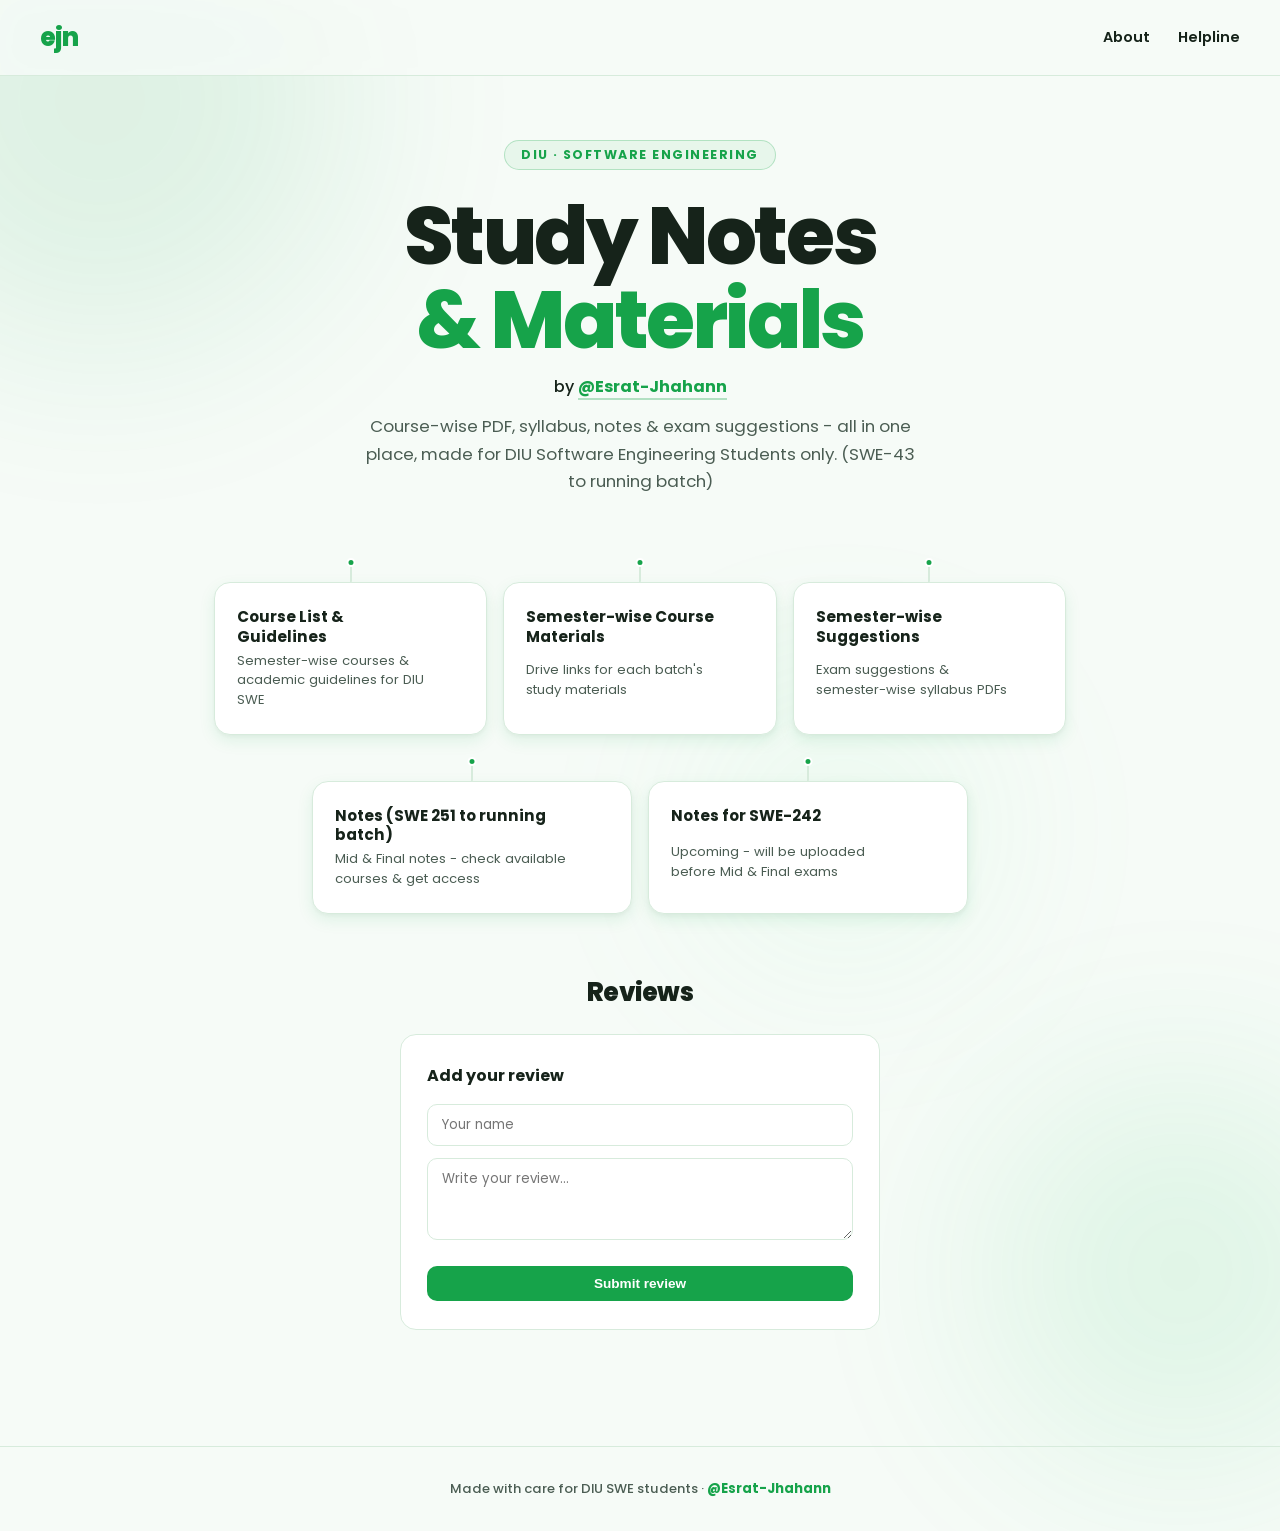
<file: index.html>
<!DOCTYPE html>
<html lang="en">

<head>
  <meta charset="UTF-8" />
  <meta name="viewport" content="width=device-width, initial-scale=1.0" />
  <title>EJN — Study Notes & Materials</title>
  <link rel="stylesheet" href="style.css" />
  <link href="https://fonts.googleapis.com/css2?family=Poppins:wght@400;500;600;700;800&display=swap"
    rel="stylesheet" />
</head>

<body>

  <!-- Ambient background blobs -->
  <div class="bg-blob blob-1"></div>
  <div class="bg-blob blob-2"></div>
  <div class="bg-blob blob-3"></div>

  <!-- Header -->
  <header class="site-header">
    <div class="logo">ejn</div>
    <nav class="site-nav">
      <a href="pages/about.html">About</a>
      <a href="pages/help.html">Helpline</a>
    </nav>
  </header>

  <!-- Hero -->
  <main class="hero">
    <div class="hero-tag">DIU · Software Engineering</div>
    <h1 class="hero-title">Study Notes<br /><span class="accent">&amp; Materials</span></h1>
    <p class="hero-by">by <a href="https://www.facebook.com/profile.php?id=61583359276476" target="_blank"
        class="author-link">@Esrat-Jhahann</a></p>
    <p class="hero-desc">Course-wise PDF, syllabus, notes &amp; exam suggestions - all in one place, made for DIU
      Software Engineering Students only. (SWE-43 to running batch)</p>

    <!-- Navigation grid — top row (3 sticky-note modules) -->
    <div class="nav-grid">

      <a href="pages/courselist.html" class="nav-card note-card">
        <span class="nav-card-title">Course List &amp; Guidelines</span>
        <span class="nav-card-desc">Semester-wise courses &amp; academic guidelines for DIU SWE</span>
        <span class="nav-card-arrow">→</span>
      </a>

      <a href="pages/materials.html" class="nav-card note-card">
        <span class="nav-card-title">Semester-wise Course Materials</span>
        <span class="nav-card-desc">Drive links for each batch's study materials</span>
        <span class="nav-card-arrow">→</span>
      </a>

      <a href="pages/suggestions.html" class="nav-card note-card">
        <span class="nav-card-title">Semester-wise Suggestions</span>
        <span class="nav-card-desc">Exam suggestions &amp; semester-wise syllabus PDFs</span>
        <span class="nav-card-arrow">→</span>
      </a>

    </div>

    <!-- Navigation grid — bottom row (2 sticky-note modules, centered) -->
    <div class="nav-grid nav-grid-bottom">

      <a href="pages/notes-juniors.html" class="nav-card note-card">
        <span class="nav-card-title">Notes (SWE 251 to running batch)</span>
        <span class="nav-card-desc">Mid &amp; Final notes - check available courses &amp; get access</span>
        <span class="nav-card-arrow">→</span>
      </a>

      <a href="pages/notes-swe43.html" class="nav-card note-card">
        <span class="nav-card-title">Notes for SWE-242</span>
        <span class="nav-card-desc">Upcoming - will be uploaded before Mid &amp; Final exams</span>
        <span class="nav-card-arrow">→</span>
      </a>

    </div>

    <!-- ============================================================
         REVIEW SECTION
         Visitors submit a review via Google Form. Only reviews marked
         "yes" in the Approved column (E) of the Sheet are shown.
         ============================================================ -->
    <section style="margin-top:64px; text-align:left;">
      <h2 class="subpage-title" style="font-size:1.6rem; text-align:center; margin-bottom:8px;">Reviews</h2>
      <p class="hero-desc" style="margin-bottom:28px; text-align:center;"></p>

      <!-- Review submission form -->
      <div class="section-block" style="max-width:480px; margin:0 auto 36px;">
        <div class="section-block-title">Add your review</div>

        <form id="reviewForm"
          action="https://docs.google.com/forms/d/e/1FAIpQLSfvwfhpdLjni76LgLdjhGUMofRehMmN7x8dxLN1FR12oQ-Hjg/formResponse"
          method="POST" target="hidden_iframe" style="display:flex; flex-direction:column; gap:12px;">

          <input type="text" name="entry.1143450833" placeholder="Your name" required
            style="padding:10px 14px; border-radius:var(--radius-sm); border:1.5px solid var(--border); background:var(--surface); color:var(--text-main); font-family:var(--font-body);" />

          <textarea name="entry.160202514" placeholder="Write your review..." required rows="3"
            style="padding:10px 14px; border-radius:var(--radius-sm); border:1.5px solid var(--border); background:var(--surface); color:var(--text-main); font-family:var(--font-body); resize:vertical;"></textarea>

          <button type="submit" class="buy-all-btn" style="border:none; cursor:pointer;">Submit review</button>
        </form>

        <p id="reviewThanks"
          style="display:none; margin-top:12px; font-size:0.85rem; color:var(--accent); font-weight:700;">Thanks! Your
          review has been submitted and will appear after approval.</p>
      </div>

      <!-- Approved reviews load here automatically -->
      <div class="review-grid" id="reviewList"></div>
    </section>

  </main>

  <footer class="site-footer">
    <p>Made with care for DIU SWE students · <a href="https://www.facebook.com/profile.php?id=61583359276476"
        target="_blank">@Esrat-Jhahann</a></p>
  </footer>

  <!-- hidden iframe so the review form doesn't navigate away from the page -->
  <iframe name="hidden_iframe" id="hidden_iframe" style="display:none;"></iframe>

  <script src="script.js"></script>

  <script>
    // Show "thanks" message after submitting a review
    document.getElementById('reviewForm').addEventListener('submit', function () {
      document.getElementById('reviewThanks').style.display = 'block';
      setTimeout(function () {
        document.getElementById('reviewForm').reset();
      }, 600);
    });

    // Published Google Sheet CSV link
    var CSV_LINK = 'https://docs.google.com/spreadsheets/d/e/2PACX-1vQMYXzq0GFCidEyw8ibHZEZMvkFO1Ie1bewmTAtSjW-H5te-1Jqw3RjsqZd_h_idD5u4xWb6ZdjeLKx/pub?gid=733508965&single=true&output=csv';

    // Proper CSV parser (handles commas, quotes, line breaks inside reviews)
    function parseCSV(text) {
      var rows = [], row = [], cur = '', q = false;
      for (var i = 0; i < text.length; i++) {
        var c = text[i];
        if (q) {
          if (c === '"') {
            if (text[i + 1] === '"') { cur += '"'; i++; }
            else q = false;
          } else cur += c;
        } else {
          if (c === '"') q = true;
          else if (c === ',') { row.push(cur); cur = ''; }
          else if (c === '\n' || c === '\r') {
            if (c === '\r' && text[i + 1] === '\n') i++;
            row.push(cur); rows.push(row); row = []; cur = '';
          } else cur += c;
        }
      }
      if (cur || row.length) { row.push(cur); rows.push(row); }
      return rows;
    }

    if (CSV_LINK.indexOf('http') === 0) {
      fetch(CSV_LINK)
        .then(function (res) {
          if (!res.ok) throw new Error('Could not load CSV (status ' + res.status + ')');
          return res.text();
        })
        .then(function (csv) {
          var rows = parseCSV(csv.trim()).slice(1); // skip header row
          var list = document.getElementById('reviewList');

          rows.reverse().forEach(function (cols) {
            // Column order: Timestamp, Name, Review, Email Address, Approved
            var name = cols[1] ? cols[1].trim() : '';
            var text = cols[2] ? cols[2].trim() : '';
            var approved = cols[4] ? cols[4].trim().toLowerCase() : '';

            if (approved !== 'yes') return; // only show approved reviews
            if (!name || !text) return;

            var card = document.createElement('div');
            card.className = 'review-card';

            var quote = document.createElement('p');
            quote.className = 'review-quote';
            quote.textContent = '"' + text + '"';

            var person = document.createElement('div');
            person.className = 'review-person';

            var avatar = document.createElement('div');
            avatar.className = 'review-avatar';
            avatar.textContent = name.charAt(0).toUpperCase();

            var wrap = document.createElement('div');
            var nm = document.createElement('div');
            nm.className = 'review-name';
            nm.textContent = name;
            wrap.appendChild(nm);

            person.appendChild(avatar);
            person.appendChild(wrap);
            card.appendChild(quote);
            card.appendChild(person);
            list.appendChild(card);
          });
        })
        .catch(function (err) { console.warn('Reviews not loaded:', err.message); });
    }
  </script>

</body>

</html>
</file>
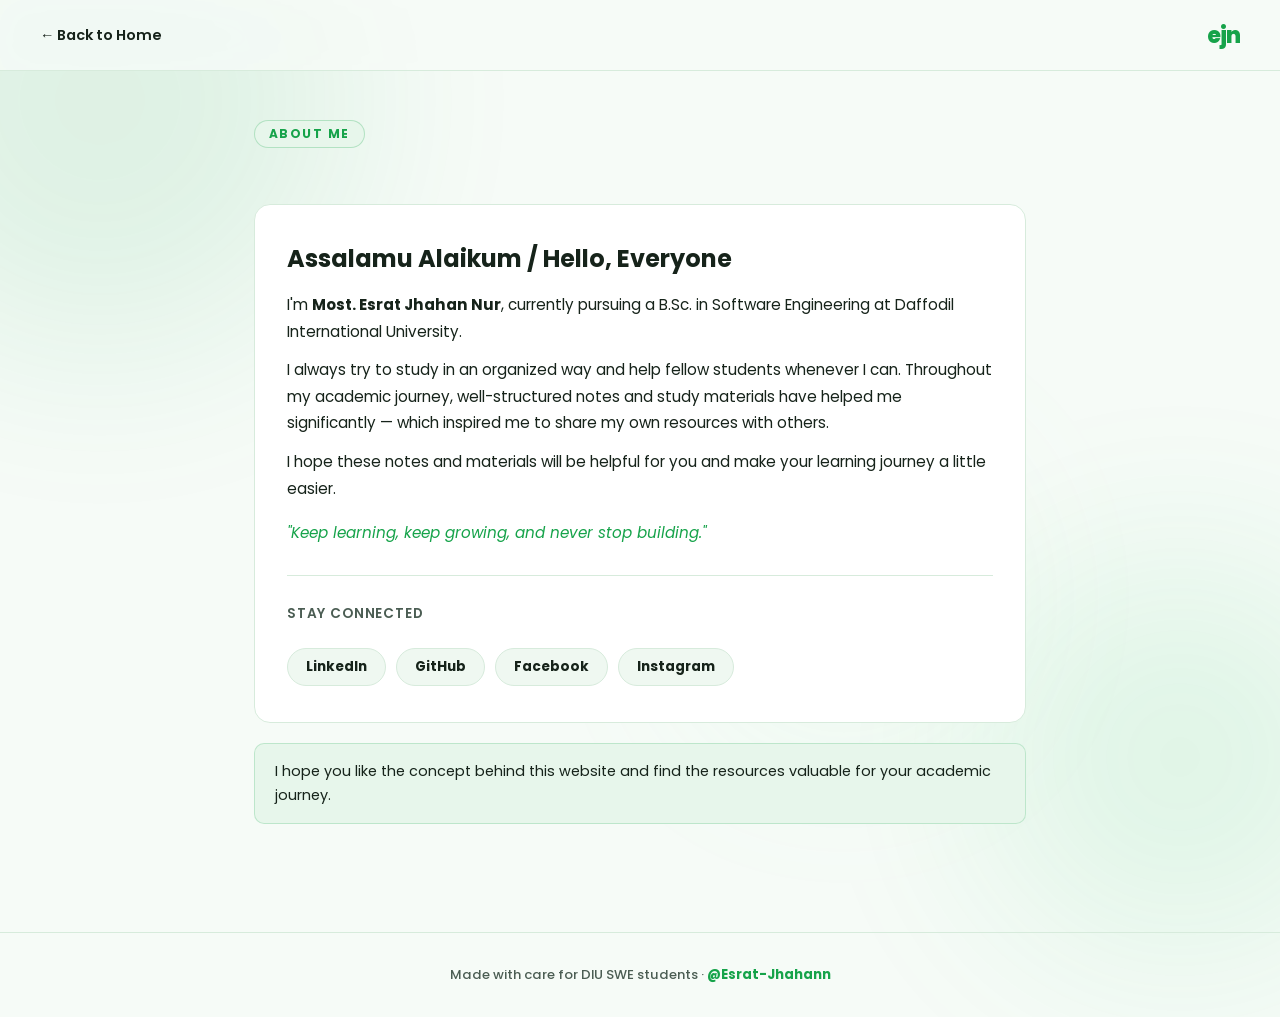
<file: pages/about.html>
<!DOCTYPE html>
<html lang="en">
<head>
  <meta charset="UTF-8" />
  <meta name="viewport" content="width=device-width, initial-scale=1.0" />
  <title>About — EJN</title>
  <link rel="stylesheet" href="../style.css" />
  <link href="https://fonts.googleapis.com/css2?family=Poppins:wght@400;500;600;700;800&display=swap" rel="stylesheet" />
</head>
<body>

  <div class="bg-blob blob-1"></div>
  <div class="bg-blob blob-2"></div>
  <div class="bg-blob blob-3"></div>

  <header class="back-nav">
    <a href="../index.html" class="back-btn">← Back to Home</a>
    <div class="back-logo">ejn</div>
  </header>

  <main class="subpage">
    <div class="subpage-header">
      <div class="subpage-tag">About Me</div>
      <!-- <h1 class="subpage-title">The person<br/>behind <span style="color:var(--accent);">ejn</span></h1> -->
    </div>

    <div class="about-card">
      <div class="about-greeting">Assalamu Alaikum / Hello, Everyone</div>
      <div class="about-body">
        <p>I'm <strong>Most. Esrat Jhahan Nur</strong>, currently pursuing a B.Sc. in Software Engineering at Daffodil International University.</p>
        <p>I always try to study in an organized way and help fellow students whenever I can. Throughout my academic journey, well-structured notes and study materials have helped me significantly — which inspired me to share my own resources with others.</p>
        <p>I hope these notes and materials will be helpful for you and make your learning journey a little easier.</p>
        <p style="margin-top: 18px; font-style: italic; color: var(--accent);">"Keep learning, keep growing, and never stop building."</p>
      </div>

      <div class="divider"></div>

      <div style="font-size:0.85rem; font-weight:600; color:var(--text-muted); margin-bottom:12px; letter-spacing:0.06em; text-transform:uppercase;">Stay connected</div>
      <div class="social-links">
        <a href="https://www.linkedin.com/in/esratjhahann" target="_blank" class="social-link">LinkedIn</a>
        <a href="https://github.com/es-ratt" target="_blank" class="social-link">GitHub</a>
        <a href="https://www.facebook.com/profile.php?id=61583359276476" target="_blank" class="social-link">Facebook</a>
        <a href="https://www.instagram.com/its.esratt/" target="_blank" class="social-link">Instagram</a>
      </div>
    </div>

    <div class="info-box">
      I hope you like the concept behind this website and find the resources valuable for your academic journey.
    </div>

  </main>

  <footer class="site-footer">
    <p>Made with care for DIU SWE students · <a href="https://www.facebook.com/profile.php?id=61583359276476" target="_blank">@Esrat-Jhahann</a></p>
  </footer>

  <script src="../script.js"></script>
</body>
</html>
</file>
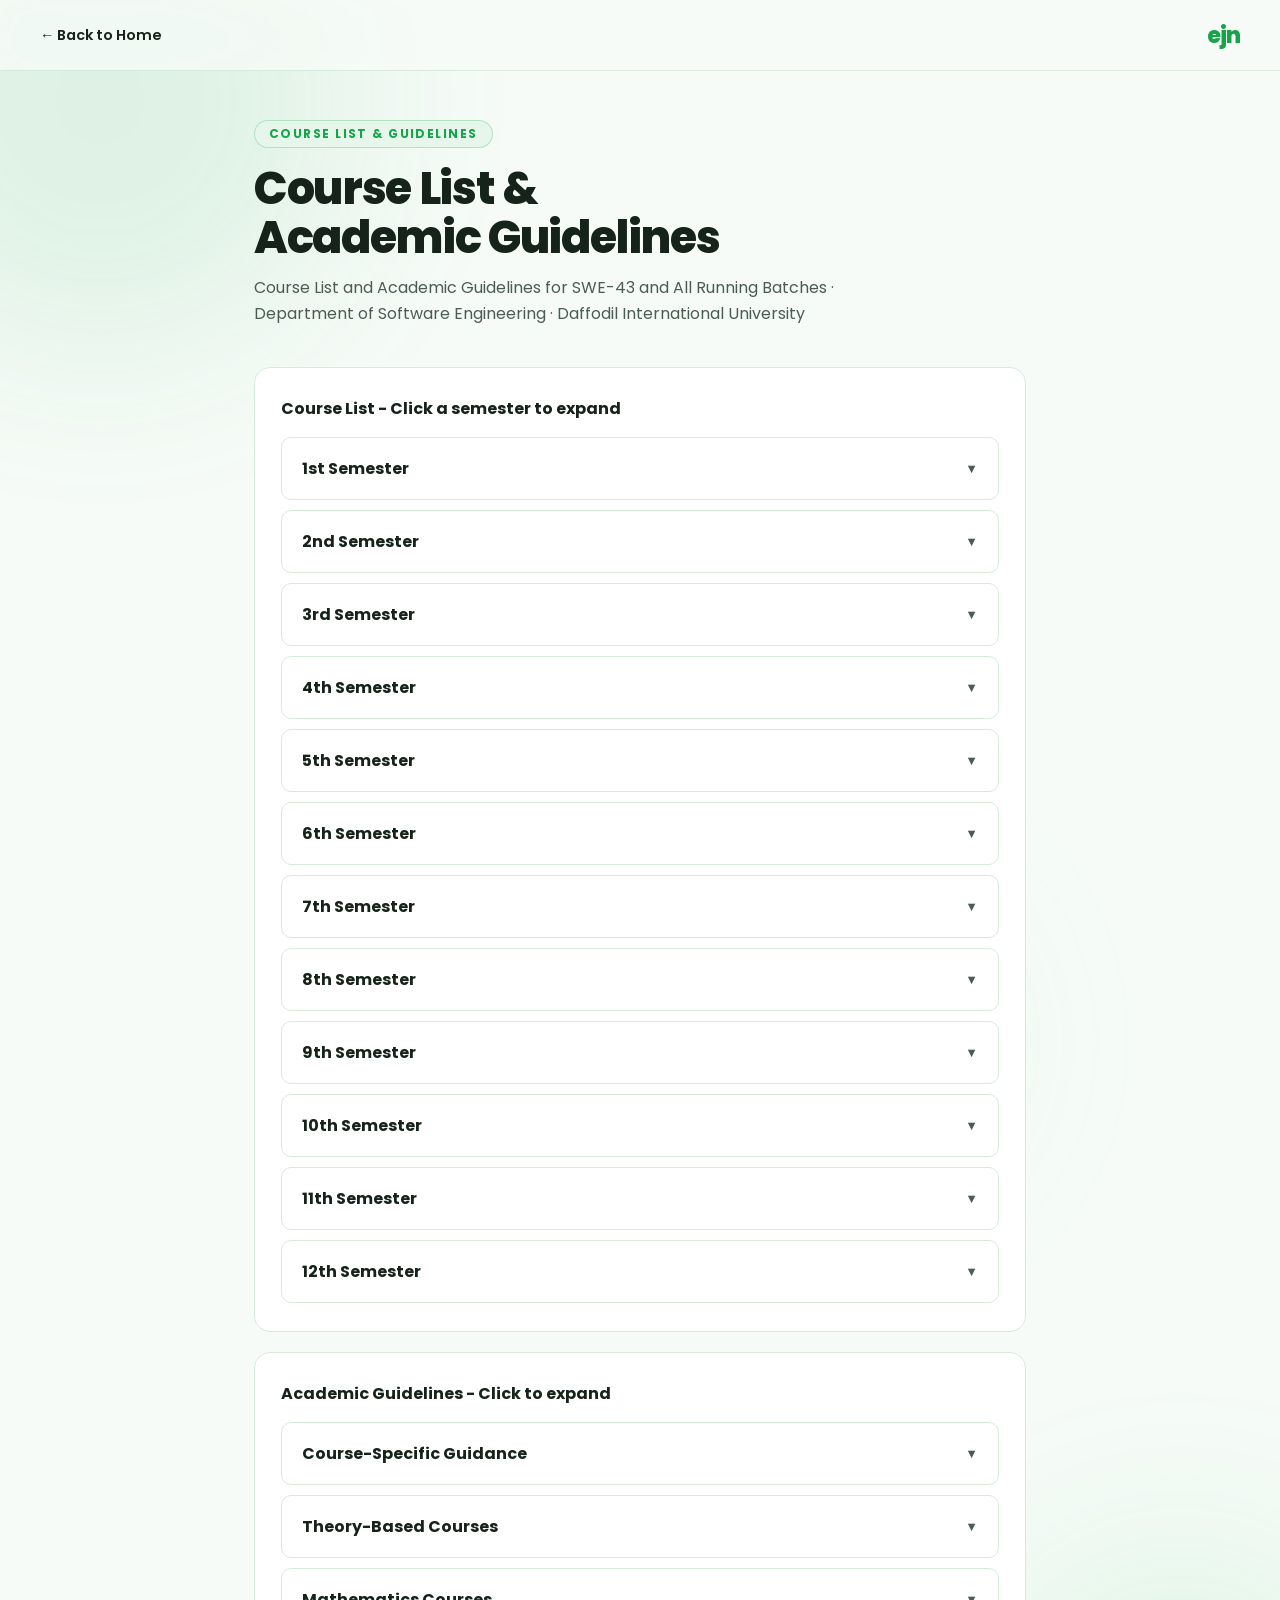
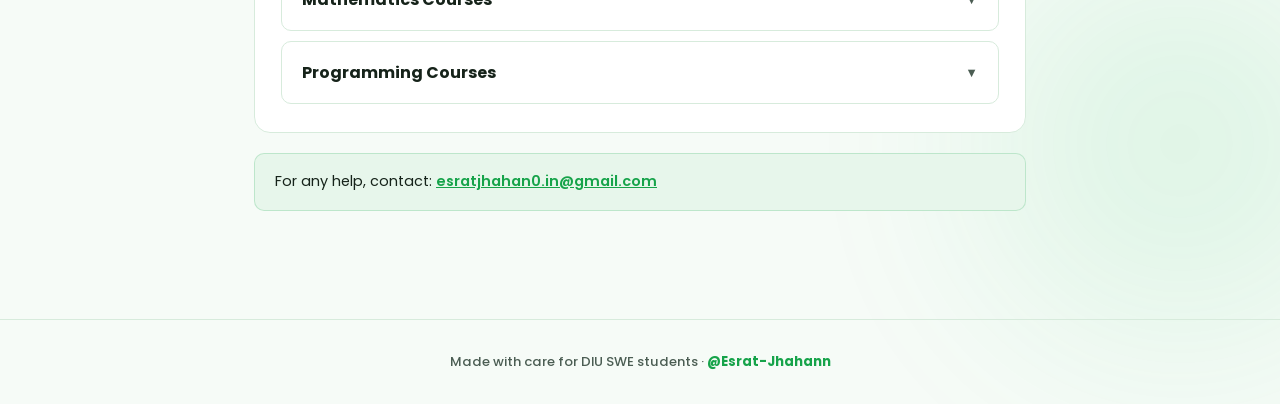
<file: pages/courselist.html>
<!DOCTYPE html>
<html lang="en">
<head>
  <meta charset="UTF-8" />
  <meta name="viewport" content="width=device-width, initial-scale=1.0" />
  <title>Course List & Guidelines — EJN</title>
  <link rel="stylesheet" href="../style.css" />
  <link href="https://fonts.googleapis.com/css2?family=Poppins:wght@400;500;600;700;800&display=swap" rel="stylesheet" />
</head>
<body>

  <div class="bg-blob blob-1"></div>
  <div class="bg-blob blob-2"></div>
  <div class="bg-blob blob-3"></div>

  <header class="back-nav">
    <a href="../index.html" class="back-btn">← Back to Home</a>
    <div class="back-logo">ejn</div>
  </header>

  <main class="subpage">
    <div class="subpage-header">
      <div class="subpage-tag">Course List &amp; Guidelines</div>
      <h1 class="subpage-title">Course List &amp;<br/>Academic Guidelines</h1>
      <p class="subpage-desc">Course List and Academic Guidelines for SWE-43 and All Running Batches · Department of Software Engineering · Daffodil International University</p>
    </div>

    <!-- Course List Section -->
    <div class="section-block">
      <div class="section-block-title">Course List - Click a semester to expand</div>
      <div class="accordion">

        <div class="accordion-item">
          <button class="accordion-trigger">
            1st Semester
            <span class="accordion-chevron">▼</span>
          </button>
          <div class="accordion-body">
            <ul>
              <li>SE-111 — Computer Fundamentals</li>
              <li>SE-112 — Computer Fundamentals Lab</li>
              <li>SE-113 — Introduction to Software Engineering</li>
              <li>ENG-101 — English Reading, Writing Skills &amp; Public Speaking / English I</li>
              <li>BNS-101 — Bangladesh Studies</li>
            </ul>
          </div>
        </div>

        <div class="accordion-item">
          <button class="accordion-trigger">
            2nd Semester
            <span class="accordion-chevron">▼</span>
          </button>
          <div class="accordion-body">
            <ul>
              <li>MAT-101 — Math-I: Calculus &amp; Geometry / Mathematics I</li>
              <li>SE-121 — Structured Programming</li>
              <li>SE-122 — Structured Programming Lab</li>
              <li>PHY-101 — Physics: Mechanics, Electromagnetism &amp; Waves / Physics I</li>
              <li>SE-212 — Software Requirement Specifications &amp; Analysis</li>
            </ul>
          </div>
        </div>

        <div class="accordion-item">
          <button class="accordion-trigger">
            3rd Semester
            <span class="accordion-chevron">▼</span>
          </button>
          <div class="accordion-body">
            <ul>
              <li>SE-213 — Digital Electronics &amp; Logic Design</li>
              <li>SE-123 — Discrete Mathematics</li>
              <li>MAT-102 — Math-II: Linear Algebra &amp; Fourier Analysis / Mathematics II</li>
              <li>SE-131 — Data Structure</li>
              <li>SE-132 — Data Structure Lab</li>
              <li>SE-133 — Software Development Capstone Project</li>
            </ul>
          </div>
        </div>

        <div class="accordion-item">
          <button class="accordion-trigger">
            4th Semester
            <span class="accordion-chevron">▼</span>
          </button>
          <div class="accordion-body">
            <ul>
              <li>SE-133 — Software Development Capstone Project</li>
              <li>SE-223 — Database Systems</li>
              <li>SE-224 — Database Systems Lab</li>
              <li>SE-222 — Computer Architecture</li>
              <li>AOL-101 — Art of Living</li>
            </ul>
          </div>
        </div>

        <div class="accordion-item">
          <button class="accordion-trigger">
            5th Semester
            <span class="accordion-chevron">▼</span>
          </button>
          <div class="accordion-body">
            <ul>
              <li>STA-135/ STA-101 — Probability &amp; Statistics in Software Engineering/ Statistics I</li>
              <li>SE-214 — Algorithms Design &amp; Analysis</li>
              <li>SE-215 — Algorithms Design &amp; Analysis Lab</li>
              <li>SE-216 — Object Oriented Programming</li>
              <li>SE-217 — Object Oriented Programming Lab</li>
              <li>SE-411 — Software Project Management &amp; Documentation</li>
            </ul>
          </div>
        </div>

        <div class="accordion-item">
          <button class="accordion-trigger">
            6th Semester
            <span class="accordion-chevron">▼</span>
          </button>
          <div class="accordion-body">
            <ul>
              <li>STA-135/ STA-101 — Probability &amp; Statistics in Software Engineering/ Statistics I</li>
              <li>SE-232 — Operating System &amp; System Programming</li>
              <li>SE-233 — Operating System &amp; System Programming Lab</li>
              <li>SE-231 — System Analysis &amp; Design Capstone Project</li>
              <li>SE-235 — Desktop &amp; Web Programming</li>
              <li>SE-236 — Desktop &amp; Web Programming Lab</li>
            </ul>
          </div>
        </div>

        <div class="accordion-item">
          <button class="accordion-trigger">
            7th Semester
            <span class="accordion-chevron">▼</span>
          </button>
          <div class="accordion-body">
            <ul>
              <li>SE-225 — Data Communication &amp; Computer Networking</li>
              <li>SE-226 — Data Communication &amp; Computer Networking Lab</li>
              <li>SE-311 — Design Pattern</li>
              <li>SE-312 — Software Quality Assurance &amp; Testing</li>
              <li>SE-313 — Software Quality Assurance &amp; Testing Lab</li>
              <li>GE-324 — Business Analysis &amp; Communication</li>
            </ul>
          </div>
        </div>

        <div class="accordion-item">
          <button class="accordion-trigger">
            8th Semester
            <span class="accordion-chevron">▼</span>
          </button>
          <div class="accordion-body">
            <p>Course list will be uploaded soon.</p>
          </div>
        </div>

        <div class="accordion-item">
          <button class="accordion-trigger">
            9th Semester
            <span class="accordion-chevron">▼</span>
          </button>
          <div class="accordion-body">
            <p>Course list will be uploaded soon.</p>
          </div>
        </div>

        <div class="accordion-item">
          <button class="accordion-trigger">
            10th Semester
            <span class="accordion-chevron">▼</span>
          </button>
          <div class="accordion-body">
            <p>Course list will be uploaded soon.</p>
          </div>
        </div>

        <div class="accordion-item">
          <button class="accordion-trigger">
            11th Semester
            <span class="accordion-chevron">▼</span>
          </button>
          <div class="accordion-body">
            <p>Course list will be uploaded soon.</p>
          </div>
        </div>

        <div class="accordion-item">
          <button class="accordion-trigger">
            12th Semester
            <span class="accordion-chevron">▼</span>
          </button>
          <div class="accordion-body">
            <p>Course list will be uploaded soon.</p>
          </div>
        </div>

      </div>
    </div>

    <!-- Guidelines Section -->
    <div class="section-block">
      <div class="section-block-title">Academic Guidelines - Click to expand</div>
      <div class="accordion">

        <div class="accordion-item">
          <button class="accordion-trigger">
            Course-Specific Guidance
            <span class="accordion-chevron">▼</span>
          </button>
          <div class="accordion-body">
            <p>To achieve the best academic outcomes, students are encouraged to follow these recommendations throughout their studies.</p>
            <ul>
              <li>Follow the teaching methodology, assessment requirements, and instructions provided by your course instructor.</li>
              <li>Stay attentive to class announcements, deadlines, and academic expectations for each course.</li>
            </ul>
          </div>
        </div>

        <div class="accordion-item">
          <button class="accordion-trigger">
            Theory-Based Courses
            <span class="accordion-chevron">▼</span>
          </button>
          <div class="accordion-body">
            <ul>
              <li>Focus on developing a clear understanding of core concepts.</li>
              <li>Practice writing answers in a structured manner using headings, bullet points, and relevant keywords.</li>
              <li>Prioritize conceptual clarity over rote memorization.</li>
            </ul>
          </div>
        </div>

        <div class="accordion-item">
          <button class="accordion-trigger">
            Mathematics Courses
            <span class="accordion-chevron">▼</span>
          </button>
          <div class="accordion-body">
            <ul>
              <li>Build a strong foundation in fundamental mathematical concepts and principles.</li>
              <li>Regularly solve problems to improve analytical and problem-solving skills.</li>
              <li>Ensure a thorough understanding of basic formulas and their applications before progressing to advanced topics.</li>
            </ul>
          </div>
        </div>

        <div class="accordion-item">
          <button class="accordion-trigger">
            Programming Courses
            <span class="accordion-chevron">▼</span>
          </button>
          <div class="accordion-body">
            <ul>
              <li>Invest time in strengthening programming fundamentals and core problem-solving skills.</li>
              <li>Practice coding consistently beyond classroom assignments.</li>
              <li>Develop personal and academic projects to gain hands-on experience.</li>
              <li>Maintain an active GitHub portfolio and showcase significant projects on LinkedIn to support your professional growth and career development.</li>
            </ul>
          </div>
        </div>

      </div>
    </div>

    <div class="info-box">
      For any help, contact: <a href="mailto:esratjhahan0.in@gmail.com" style="color:var(--accent);font-weight:600;">esratjhahan0.in@gmail.com</a>
    </div>

  </main>

  <footer class="site-footer">
    <p>Made with care for DIU SWE students · <a href="https://www.facebook.com/profile.php?id=61583359276476" target="_blank">@Esrat-Jhahann</a></p>
  </footer>

  <script src="../script.js"></script>
</body>
</html>
</file>
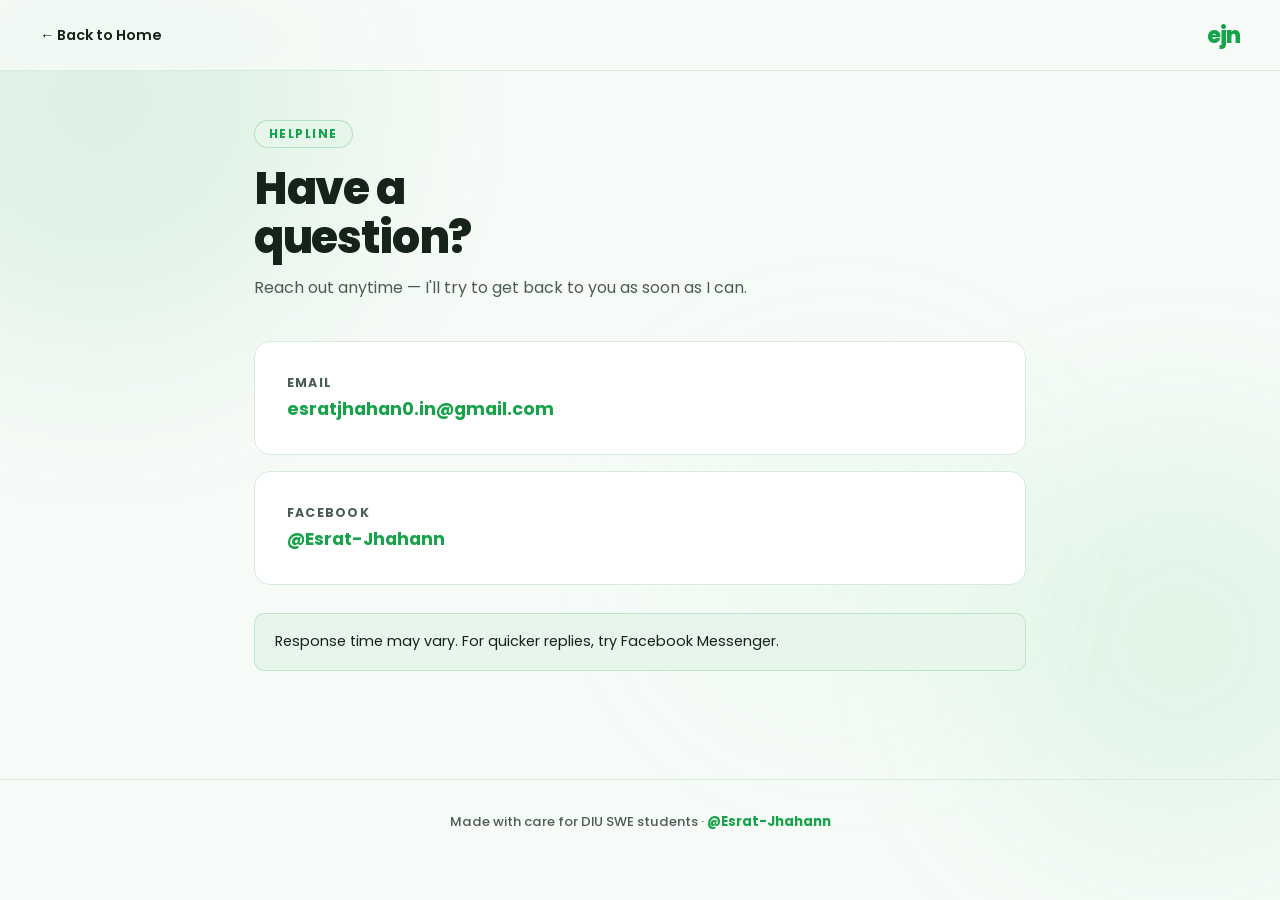
<file: pages/help.html>
<!DOCTYPE html>
<html lang="en">
<head>
  <meta charset="UTF-8" />
  <meta name="viewport" content="width=device-width, initial-scale=1.0" />
  <title>Helpline — EJN</title>
  <link rel="stylesheet" href="../style.css" />
  <link href="https://fonts.googleapis.com/css2?family=Poppins:wght@400;500;600;700;800&display=swap" rel="stylesheet" />
</head>
<body>

  <div class="bg-blob blob-1"></div>
  <div class="bg-blob blob-2"></div>
  <div class="bg-blob blob-3"></div>

  <header class="back-nav">
    <a href="../index.html" class="back-btn">← Back to Home</a>
    <div class="back-logo">ejn</div>
  </header>

  <main class="subpage">
    <div class="subpage-header">
      <div class="subpage-tag">Helpline</div>
      <h1 class="subpage-title">Have a<br/>question?</h1>
      <p class="subpage-desc">Reach out anytime — I'll try to get back to you as soon as I can.</p>
    </div>

    <!--<div class="help-card">
      <div>
        <div class="help-label">WhatsApp</div>
        <div class="help-value">
          <a href="https://wa.me/8801400416750" target="_blank">01400-416750</a>
        </div>
      </div>
    </div> -->

    <div class="help-card">
      <div>
        <div class="help-label">Email</div>
        <div class="help-value">
          <a href="mailto:esratjhahan0.in@gmail.com">esratjhahan0.in@gmail.com</a>
        </div>
      </div>
    </div>

    <div class="help-card">
      <div>
        <div class="help-label">Facebook</div>
        <div class="help-value">
          <a href="https://www.facebook.com/profile.php?id=61583359276476" target="_blank">@Esrat-Jhahann</a>
        </div>
      </div>
    </div>

    <div class="info-box" style="margin-top:28px;">
      Response time may vary. For quicker replies, try Facebook Messenger.
    </div>

  </main>

  <footer class="site-footer">
    <p>Made with care for DIU SWE students · <a href="https://www.facebook.com/profile.php?id=61583359276476" target="_blank">@Esrat-Jhahann</a></p>
  </footer>

  <script src="../script.js"></script>
</body>
</html>
</file>
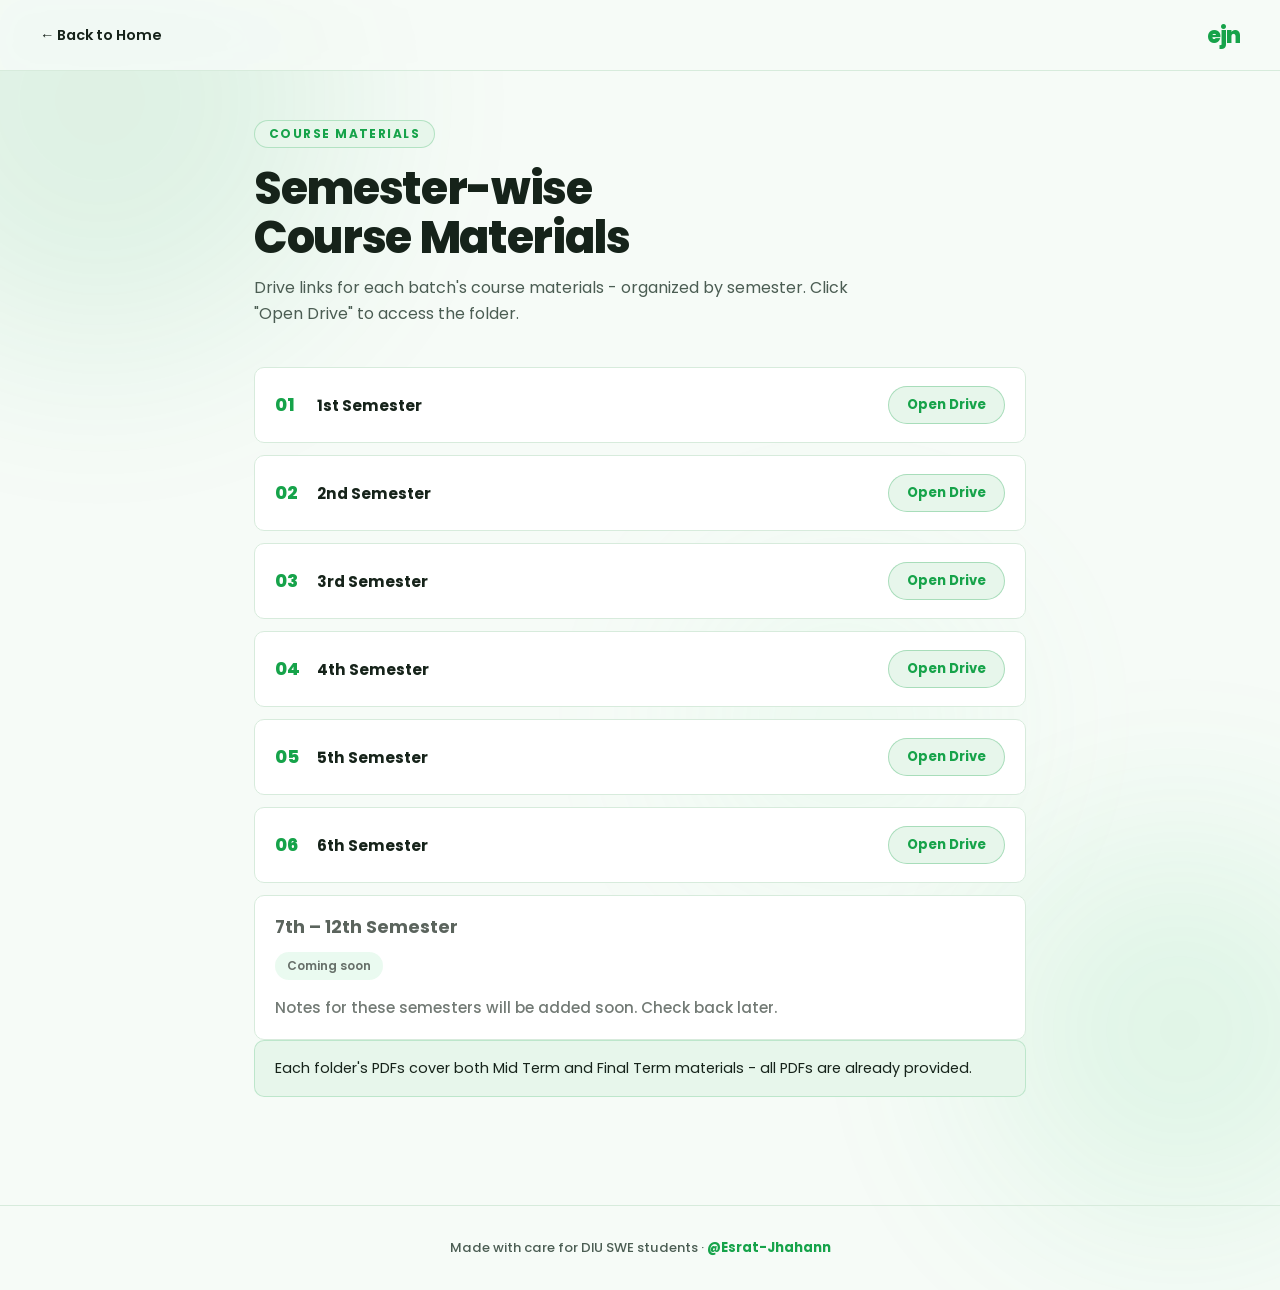
<file: pages/materials.html>
<!DOCTYPE html>
<html lang="en">

<head>
  <meta charset="UTF-8" />
  <meta name="viewport" content="width=device-width, initial-scale=1.0" />
  <title>Course Materials — EJN</title>
  <link rel="stylesheet" href="../style.css" />
  <link href="https://fonts.googleapis.com/css2?family=Poppins:wght@400;500;600;700;800&display=swap"
    rel="stylesheet" />
  <style>
    .coming-soon-card {
      /* reuses .drive-card look (background, border, radius) so it follows the site theme */
      display: block;
    }

    .coming-soon-title {
      font-size: 1.1rem;
      font-weight: 700;
      color: inherit;
      opacity: 0.7;
      margin-bottom: 12px;
    }

    .coming-soon-badge {
      display: inline-block;
      font-size: 0.75rem;
      font-weight: 600;
      padding: 5px 12px;
      border-radius: 999px;
      background: rgba(34, 197, 94, 0.15);
      color: inherit;
      opacity: 0.65;
      margin-bottom: 16px;
    }

    .coming-soon-text {
      font-size: 0.95rem;
      line-height: 1.6;
      color: inherit;
      opacity: 0.6;
      margin: 0;
    }
  </style>
</head>

<body>

  <div class="bg-blob blob-1"></div>
  <div class="bg-blob blob-2"></div>
  <div class="bg-blob blob-3"></div>

  <header class="back-nav">
    <a href="../index.html" class="back-btn">← Back to Home</a>
    <div class="back-logo">ejn</div>
  </header>

  <main class="subpage">
    <div class="subpage-header">
      <div class="subpage-tag">Course Materials</div>
      <h1 class="subpage-title">Semester-wise<br />Course Materials</h1>
      <p class="subpage-desc">Drive links for each batch's course materials - organized by semester. Click "Open Drive"
        to access the folder.</p>
    </div>

    <div class="drive-list">

      <div class="drive-card">
        <div class="drive-card-left">
          <div class="drive-num">01</div>
          <div>
            <div class="drive-label">1st Semester</div>
          </div>
        </div>
        <a href="https://drive.google.com/drive/folders/10xIC--MC2TjPplub-oRt3gWhusicxwl5?usp=sharing" target="_blank"
          class="drive-btn">Open Drive</a>
      </div>

      <div class="drive-card">
        <div class="drive-card-left">
          <div class="drive-num">02</div>
          <div>
            <div class="drive-label">2nd Semester</div>
          </div>
        </div>
        <a href="https://drive.google.com/drive/folders/1STG448iDluoWcU2S3hTxvxoG6gns5-Vr?usp=sharing" target="_blank"
          class="drive-btn">Open Drive</a>
      </div>

      <div class="drive-card">
        <div class="drive-card-left">
          <div class="drive-num">03</div>
          <div>
            <div class="drive-label">3rd Semester</div>
          </div>
        </div>
        <a href="https://drive.google.com/drive/folders/1vrGwCGCErPWl5-HY3cosv2hXFKmGaVgT?usp=sharing" target="_blank"
          class="drive-btn">Open Drive</a>
      </div>

      <div class="drive-card">
        <div class="drive-card-left">
          <div class="drive-num">04</div>
          <div>
            <div class="drive-label">4th Semester</div>
          </div>
        </div>
        <a href="https://drive.google.com/drive/folders/1wcvVg2xmLMb6rk2x5u0NWHChY59U25T9?usp=sharing" target="_blank"
          class="drive-btn">Open Drive</a>
      </div>

      <div class="drive-card">
        <div class="drive-card-left">
          <div class="drive-num">05</div>
          <div>
            <div class="drive-label">5th Semester</div>
          </div>
        </div>
        <a href="https://drive.google.com/drive/folders/1Tt0IBxw5yCnMxO0rge372HSNoNqRre_S?usp=sharing" target="_blank"
          class="drive-btn">Open Drive</a>
      </div>

      <div class="drive-card">
        <div class="drive-card-left">
          <div class="drive-num">06</div>
          <div>
            <div class="drive-label">6th Semester</div>
          </div>
        </div>
        <a href="https://drive.google.com/drive/folders/1B3MjSNKtRvMR-d7JHKEx83ZbbotSVUeX?usp=sharing" target="_blank"
          class="drive-btn">Open Drive</a>
      </div>

      <div class="drive-card coming-soon-card">
        <div class="coming-soon-title">7th – 12th Semester</div>
        <div class="coming-soon-badge">Coming soon</div>
        <p class="coming-soon-text">Notes for these semesters will be added soon. Check back later.</p>
      </div>

    </div>

    <div class="info-box">
      Each folder's PDFs cover both Mid Term and Final Term materials - all PDFs are already provided.
    </div>

  </main>

  <footer class="site-footer">
    <p>Made with care for DIU SWE students · <a href="https://www.facebook.com/profile.php?id=61583359276476"
        target="_blank">@Esrat-Jhahann</a></p>
  </footer>

  <script src="../script.js"></script>
</body>

</html>
</file>
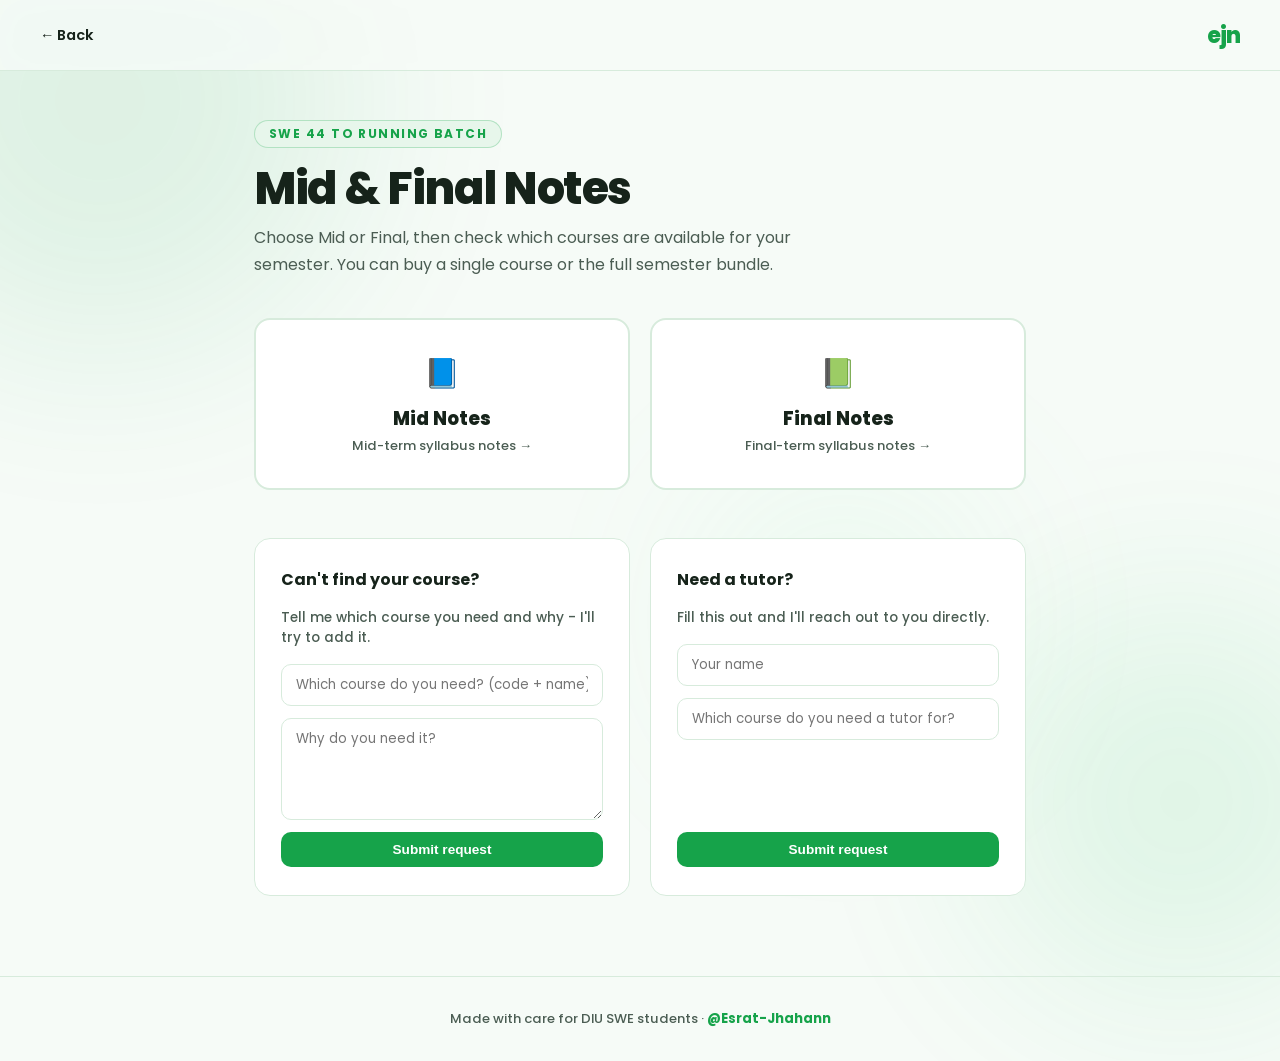
<file: pages/notes-juniors.html>
<!DOCTYPE html>
<html lang="en">

<head>
  <meta charset="UTF-8" />
  <meta name="viewport" content="width=device-width, initial-scale=1.0" />
  <title>Notes (SWE 44 to running batch) — EJN</title>
  <link rel="stylesheet" href="../style.css" />
  <link href="https://fonts.googleapis.com/css2?family=Poppins:wght@400;500;600;700;800&display=swap"
    rel="stylesheet" />
  <style>
    .locked-modal-overlay {
      display: none;
      position: fixed;
      inset: 0;
      background: rgba(0, 0, 0, 0.55);
      align-items: center;
      justify-content: center;
      z-index: 999;
      padding: 16px;
    }

    .locked-modal-overlay.active {
      display: flex;
    }

    .locked-modal {
      background: var(--surface, #fff);
      border: 1.5px solid var(--border, #e2e2e2);
      border-radius: var(--radius-sm, 12px);
      padding: 28px 32px;
      max-width: 320px;
      width: 100%;
      text-align: center;
      box-shadow: 0 20px 50px rgba(0, 0, 0, 0.25);
    }

    .locked-modal-icon {
      font-size: 32px;
      margin-bottom: 10px;
    }

    .locked-modal-title {
      font-weight: 700;
      font-size: 1.05rem;
      color: var(--text-main, #111);
      margin: 0 0 4px;
      font-family: var(--font-body);
    }

    .locked-modal-sub {
      font-size: 0.9rem;
      color: var(--text-muted, #666);
      margin: 0 0 18px;
      font-family: var(--font-body);
    }

    .locked-modal-close {
      border: none;
      cursor: pointer;
      background: var(--accent, #2563eb);
      color: #fff;
      font-weight: 600;
      padding: 8px 22px;
      border-radius: var(--radius-sm, 8px);
      font-family: var(--font-body, inherit);
    }

    .locked-note {
      cursor: pointer;
    }

    /* Mid panel: same green look and hover effect as the Final panel, but not clickable */
    .course-buy-btn.is-disabled,
    .buy-all-btn.is-disabled {
      cursor: default;
      user-select: none;
    }

    /* ===== Final panel: "See Notes Details" button ===== */
    button.course-buy-btn {
      font-family: var(--font-body, inherit);
      cursor: pointer;
    }

    /* ===== Notes details popup ===== */
    .nd-overlay {
      position: fixed;
      inset: 0;
      z-index: 900;
      display: flex;
      align-items: center;
      justify-content: center;
      padding: 20px;
      background: rgba(22, 35, 26, 0.38);
      -webkit-backdrop-filter: blur(7px);
      backdrop-filter: blur(7px);
      opacity: 0;
      visibility: hidden;
      transition: opacity 0.28s ease, visibility 0s linear 0.28s;
    }

    .nd-overlay.open {
      opacity: 1;
      visibility: visible;
      transition: opacity 0.28s ease, visibility 0s linear 0s;
    }

    .nd-modal {
      position: relative;
      width: 100%;
      max-width: 560px;
      max-height: 88vh;
      display: flex;
      flex-direction: column;
      background: var(--surface, #fff);
      border: 1.5px solid var(--border);
      border-radius: 22px;
      box-shadow: 0 30px 80px rgba(0, 0, 0, 0.28);
      font-family: var(--font-body);
      transform: translateY(18px) scale(0.97);
      opacity: 0;
      transition: transform 0.3s cubic-bezier(0.22, 1, 0.36, 1), opacity 0.25s ease;
    }

    .nd-overlay.open .nd-modal {
      transform: translateY(0) scale(1);
      opacity: 1;
    }

    .nd-close {
      position: absolute;
      top: 14px;
      right: 14px;
      width: 36px;
      height: 36px;
      border-radius: 50%;
      border: 1.5px solid var(--border);
      background: var(--surface2);
      color: var(--text-main);
      font-size: 1.3rem;
      line-height: 1;
      cursor: pointer;
      display: flex;
      align-items: center;
      justify-content: center;
      transition: background 0.2s ease, color 0.2s ease, border-color 0.2s ease;
    }

    .nd-close:hover {
      background: var(--accent);
      color: #fff;
      border-color: var(--accent);
    }

    .nd-head {
      padding: 26px 64px 18px 26px;
      border-bottom: 1px solid var(--border);
    }

    .nd-code {
      display: inline-block;
      font-size: 0.72rem;
      font-weight: 700;
      letter-spacing: 0.08em;
      color: var(--accent);
      background: var(--highlight);
      border: 1px solid rgba(22, 163, 74, 0.25);
      border-radius: 100px;
      padding: 3px 12px;
      margin-bottom: 10px;
    }

    .nd-title {
      margin: 0;
      font-size: 1.2rem;
      font-weight: 800;
      line-height: 1.3;
      letter-spacing: -0.01em;
      color: var(--text-main);
    }

    .nd-body {
      padding: 20px 26px;
      overflow-y: auto;
      -webkit-overflow-scrolling: touch;
    }

    .nd-section+.nd-section {
      margin-top: 22px;
    }

    .nd-section h3 {
      display: flex;
      flex-wrap: wrap;
      align-items: center;
      gap: 8px;
      margin: 0 0 8px;
      font-size: 0.98rem;
      font-weight: 700;
      color: var(--text-main);
    }

    .nd-section p {
      margin: 0;
      font-size: 0.9rem;
      line-height: 1.65;
      color: var(--text-muted);
    }

    .nd-hl {
      font-weight: 700;
      color: var(--accent2);
    }

    .nd-badge {
      font-size: 0.7rem;
      font-weight: 700;
      letter-spacing: 0.03em;
      color: var(--accent2);
      background: var(--highlight2);
      border-radius: 100px;
      padding: 3px 10px;
    }

    .nd-list {
      list-style: none;
      margin: 12px 0 0;
      padding: 0;
      display: flex;
      flex-direction: column;
      gap: 10px;
      counter-reset: nd;
    }

    .nd-list li {
      counter-increment: nd;
      position: relative;
      padding: 12px 14px 12px 50px;
      background: var(--surface2);
      border: 1px solid var(--border);
      border-radius: var(--radius-sm);
      font-size: 0.86rem;
      line-height: 1.55;
      color: var(--text-muted);
    }

    .nd-list li::before {
      content: counter(nd);
      position: absolute;
      left: 13px;
      top: 12px;
      width: 26px;
      height: 26px;
      border-radius: 50%;
      background: var(--highlight);
      color: var(--accent);
      font-size: 0.8rem;
      font-weight: 800;
      display: flex;
      align-items: center;
      justify-content: center;
    }

    .nd-list li strong {
      display: block;
      margin-bottom: 2px;
      font-weight: 700;
      color: var(--text-main);
    }

    .nd-free {
      margin-top: 14px;
      padding: 14px 16px;
      background: var(--highlight);
      border: 1.5px solid rgba(22, 163, 74, 0.3);
      border-radius: var(--radius-sm);
      font-size: 0.88rem;
      line-height: 1.65;
      color: var(--text-main);
    }

    .nd-chip {
      display: inline-block;
      font-size: 0.72rem;
      font-weight: 800;
      letter-spacing: 0.06em;
      color: #fff;
      background: var(--accent);
      border-radius: 100px;
      padding: 2px 10px;
      vertical-align: 1px;
    }

    .nd-foot {
      padding: 16px 26px 22px;
      border-top: 1px solid var(--border);
      background: var(--surface);
      border-radius: 0 0 22px 22px;
    }

    /* Purchase This Course: link styled as a prominent button */
    .nd-buy {
      display: block;
      box-sizing: border-box;
      width: 100%;
      text-align: center;
      text-decoration: none;
      border: none;
      cursor: pointer;
      font-family: var(--font-body);
      font-size: 1rem;
      font-weight: 800;
      color: #fff;
      background: var(--accent);
      padding: 15px 20px;
      border-radius: var(--radius-sm);
      box-shadow: 0 8px 22px rgba(22, 163, 74, 0.32);
      transition: background 0.2s ease, transform 0.2s ease, box-shadow 0.2s ease;
    }

    .nd-buy:hover {
      color: #fff;
      background: var(--accent2);
      transform: translateY(-2px);
      box-shadow: 0 12px 28px rgba(22, 163, 74, 0.38);
    }

    .nd-foot-note {
      margin: 10px 0 0;
      text-align: center;
      font-size: 0.78rem;
      line-height: 1.5;
      color: var(--text-muted);
    }

    .nd-foot-note strong {
      color: var(--text-main);
      font-weight: 700;
    }

    @media (max-width: 640px) {
      .nd-overlay {
        align-items: flex-end;
        padding: 0;
      }

      .nd-modal {
        max-width: none;
        max-height: 92vh;
        border-radius: 22px 22px 0 0;
        transform: translateY(40px);
      }

      .nd-head {
        padding: 22px 60px 16px 20px;
      }

      .nd-body {
        padding: 18px 20px;
      }

      .nd-foot {
        padding: 14px 20px 20px;
        border-radius: 0;
      }
    }

    @media (prefers-reduced-motion: reduce) {

      .nd-overlay,
      .nd-modal {
        transition: none;
      }
    }
  </style>
</head>

<body>

  <!-- Ambient background blobs -->
  <div class="bg-blob blob-1"></div>
  <div class="bg-blob blob-2"></div>
  <div class="bg-blob blob-3"></div>

  <!-- Back nav -->
  <nav class="back-nav">
    <a href="../index.html" class="back-btn">← Back</a>
    <div class="back-logo">ejn</div>
  </nav>

  <main class="subpage">

    <div class="subpage-header">
      <div class="subpage-tag">SWE 44 to running batch</div>
      <h1 class="subpage-title">Mid &amp; Final Notes</h1>
      <p class="subpage-desc">Choose Mid or Final, then check which courses are available for your semester. You can buy
        a single course or the full semester bundle.</p>
    </div>

    <!-- ===== STEP 1: Mid / Final choice ===== -->
    <div class="term-choice-grid">
      <div class="term-choice-card" data-term="mid">
        <div class="term-choice-icon">📘</div>
        <div class="term-choice-title">Mid Notes</div>
        <div class="term-choice-sub">Mid-term syllabus notes →</div>
      </div>

      <div class="term-choice-card" data-term="final">
        <div class="term-choice-icon">📗</div>
        <div class="term-choice-title">Final Notes</div>
        <div class="term-choice-sub">Final-term syllabus notes →</div>
      </div>
    </div>

    <!-- ============ OLD MID PANEL (disabled, kept for reference) ============
    <div class="semester-panel" id="panel-mid">

      <div class="info-box">
        You're viewing <strong>Mid-term notes</strong>. Pick a course to buy individually, or grab the full semester
        bundle.
      </div>

      <div class="semester-grid">

        [Semester 1]
        <div class="semester-card">
          <div class="semester-card-title">1st Semester</div>
          <span class="semester-card-tag">3 courses available</span>

          <div class="course-item">
            <span class="course-name"><span class="course-code">SE-111</span> — Computer Fundamentals</span>
            <a href="https://docs.google.com/forms/d/e/1FAIpQLSdMVyv6Nrcf5DhosYMGw_V4Bf7YZheHgHHVtx6NZZmpp2mMhw/viewform?usp=publish-editor"
              class="course-buy-btn" target="_blank">Purchase this course only</a>
          </div>
          <div class="course-item">
            <span class="course-name"><span class="course-code">SE-113</span> — Introduction to Software
              Engineering</span>
            <a href="https://docs.google.com/forms/d/e/1FAIpQLSdMVyv6Nrcf5DhosYMGw_V4Bf7YZheHgHHVtx6NZZmpp2mMhw/viewform?usp=publish-editor"
              class="course-buy-btn" target="_blank">Purchase this course only</a>
          </div>
          <div class="course-item">
            <span class="course-name"><span class="course-code">BNS-101</span> — Bangladesh Studies</span>
            <a href="https://docs.google.com/forms/d/e/1FAIpQLSdMVyv6Nrcf5DhosYMGw_V4Bf7YZheHgHHVtx6NZZmpp2mMhw/viewform?usp=publish-editor"
              class="course-buy-btn" target="_blank">Purchase this course only</a>
          </div>

          <a href="https://docs.google.com/forms/d/e/1FAIpQLSejW7pUO3420Hn-CFRK3AMrpWqWtcimG4wOqQKnLNFZq2eI_Q/viewform?usp=dialog"
            class="buy-all-btn" target="_blank">Purchase all available courses for this semester</a>
        </div>

        [Semester 2]
        <div class="semester-card">
          <div class="semester-card-title">2nd Semester</div>
          <span class="semester-card-tag">2 courses available</span>

          <div class="course-item">
            <span class="course-name"><span class="course-code">MAT-101</span> — Math-I: Calculus &amp; Geometry</span>
            <a href="https://docs.google.com/forms/d/e/1FAIpQLSdMVyv6Nrcf5DhosYMGw_V4Bf7YZheHgHHVtx6NZZmpp2mMhw/viewform?usp=publish-editor"
              class="course-buy-btn" target="_blank">Purchase this course only</a>
          </div>

          <div class="course-item">
            <span class="course-name"><span class="course-code">PHY-101</span> — Physics: Mechanics, Electromagnetism
              &amp; Waves</span>
            <a href="https://docs.google.com/forms/d/e/1FAIpQLSdMVyv6Nrcf5DhosYMGw_V4Bf7YZheHgHHVtx6NZZmpp2mMhw/viewform?usp=publish-editor"
              class="course-buy-btn" target="_blank">Purchase this course only</a>
          </div>

          <a href="https://docs.google.com/forms/d/e/1FAIpQLSejW7pUO3420Hn-CFRK3AMrpWqWtcimG4wOqQKnLNFZq2eI_Q/viewform?usp=dialog"
            class="buy-all-btn" target="_blank">Purchase all available courses for this semester</a>
        </div>

        [Semester 3]
        <div class="semester-card">
          <div class="semester-card-title">3rd Semester</div>
          <span class="semester-card-tag">4 courses available</span>

          <div class="course-item">
            <span class="course-name"><span class="course-code">SE-213</span> — Digital Electronics &amp; Logic
              Design</span>
            <a href="https://docs.google.com/forms/d/e/1FAIpQLSdMVyv6Nrcf5DhosYMGw_V4Bf7YZheHgHHVtx6NZZmpp2mMhw/viewform?usp=publish-editor"
              class="course-buy-btn" target="_blank">Purchase this course only</a>
          </div>
          <div class="course-item">
            <span class="course-name"><span class="course-code">SE-123</span> — Discrete Mathematics</span>
            <a href="https://docs.google.com/forms/d/e/1FAIpQLSdMVyv6Nrcf5DhosYMGw_V4Bf7YZheHgHHVtx6NZZmpp2mMhw/viewform?usp=publish-editor"
              class="course-buy-btn" target="_blank">Purchase this course only</a>
          </div>
          <div class="course-item">
            <span class="course-name"><span class="course-code">MAT-102</span> — Math-II: Linear Algebra &amp; Fourier
              Analysis</span>
            <a href="https://docs.google.com/forms/d/e/1FAIpQLSdMVyv6Nrcf5DhosYMGw_V4Bf7YZheHgHHVtx6NZZmpp2mMhw/viewform?usp=publish-editor"
              class="course-buy-btn" target="_blank">Purchase this course only</a>
          </div>
          <div class="course-item">
            <span class="course-name"><span class="course-code">SE-131</span> — Data Structure</span>
            <a href="https://docs.google.com/forms/d/e/1FAIpQLSdMVyv6Nrcf5DhosYMGw_V4Bf7YZheHgHHVtx6NZZmpp2mMhw/viewform?usp=publish-editor"
              class="course-buy-btn" target="_blank">Purchase this course only</a>
          </div>

          <a href="https://docs.google.com/forms/d/e/1FAIpQLSejW7pUO3420Hn-CFRK3AMrpWqWtcimG4wOqQKnLNFZq2eI_Q/viewform?usp=dialog"
            class="buy-all-btn" target="_blank">Purchase all available courses for this semester</a>
        </div>

        [Semester 4]
        <div class="semester-card">
          <div class="semester-card-title">4th Semester</div>
          <span class="semester-card-tag">4 courses available</span>

          <div class="course-item">
            <span class="course-name"><span class="course-code">SE-133</span> — Software Development Capstone
              Project</span>
            <a href="https://docs.google.com/forms/d/e/1FAIpQLSdMVyv6Nrcf5DhosYMGw_V4Bf7YZheHgHHVtx6NZZmpp2mMhw/viewform?usp=publish-editor"
              class="course-buy-btn" target="_blank">Purchase this course only</a>
          </div>
          <div class="course-item">
            <span class="course-name"><span class="course-code">SE-223</span> — Database Systems</span>
            <a href="https://docs.google.com/forms/d/e/1FAIpQLSdMVyv6Nrcf5DhosYMGw_V4Bf7YZheHgHHVtx6NZZmpp2mMhw/viewform?usp=publish-editor"
              class="course-buy-btn" target="_blank">Purchase this course only</a>
          </div>
          <div class="course-item">
            <span class="course-name"><span class="course-code">SE-222</span> — Computer Architecture</span>
            <a href="https://docs.google.com/forms/d/e/1FAIpQLSdMVyv6Nrcf5DhosYMGw_V4Bf7YZheHgHHVtx6NZZmpp2mMhw/viewform?usp=publish-editor"
              class="course-buy-btn" target="_blank">Purchase this course only</a>
          </div>
          <div class="course-item">
            <span class="course-name"><span class="course-code">AOL-101</span> — Art of Living</span>
            <a href="https://docs.google.com/forms/d/e/1FAIpQLSdMVyv6Nrcf5DhosYMGw_V4Bf7YZheHgHHVtx6NZZmpp2mMhw/viewform?usp=publish-editor"
              class="course-buy-btn" target="_blank">Purchase this course only</a>
          </div>

          <a href="https://docs.google.com/forms/d/e/1FAIpQLSejW7pUO3420Hn-CFRK3AMrpWqWtcimG4wOqQKnLNFZq2eI_Q/viewform?usp=dialog"
            class="buy-all-btn" target="_blank">Purchase all available courses for this semester</a>
        </div>

        [Semester 5]
        <div class="semester-card">
          <div class="semester-card-title">5th Semester</div>
          <span class="semester-card-tag">3 courses available</span>

          <div class="course-item">
            <span class="course-name"><span class="course-code">STA-135 / STA-101</span> — Probability &amp; Statistics
              in Software Engineering</span>
            <a href="https://docs.google.com/forms/d/e/1FAIpQLSdMVyv6Nrcf5DhosYMGw_V4Bf7YZheHgHHVtx6NZZmpp2mMhw/viewform?usp=publish-editor"
              class="course-buy-btn" target="_blank">Purchase this course only</a>
          </div>
          <div class="course-item">
            <span class="course-name"><span class="course-code">SE-214</span> — Algorithms Design &amp; Analysis</span>
            <a href="https://docs.google.com/forms/d/e/1FAIpQLSdMVyv6Nrcf5DhosYMGw_V4Bf7YZheHgHHVtx6NZZmpp2mMhw/viewform?usp=publish-editor"
              class="course-buy-btn" target="_blank">Purchase this course only</a>
          </div>
          <div class="course-item">
            <span class="course-name"><span class="course-code">SE-216</span> — Object Oriented Programming</span>
            <a href="https://docs.google.com/forms/d/e/1FAIpQLSdMVyv6Nrcf5DhosYMGw_V4Bf7YZheHgHHVtx6NZZmpp2mMhw/viewform?usp=publish-editor"
              class="course-buy-btn" target="_blank">Purchase this course only</a>
          </div>

          <a href="https://docs.google.com/forms/d/e/1FAIpQLSejW7pUO3420Hn-CFRK3AMrpWqWtcimG4wOqQKnLNFZq2eI_Q/viewform?usp=dialog"
            class="buy-all-btn" target="_blank">Purchase all available courses for this semester</a>
        </div>

        [Semester 6]
        <div class="semester-card">
          <div class="semester-card-title">6th Semester</div>
          <span class="semester-card-tag">4 courses available</span>

          <div class="course-item">
            <span class="course-name"><span class="course-code">STA-135 / STA-101</span> — Probability &amp; Statistics
              in Software Engineering</span>
            <a href="https://docs.google.com/forms/d/e/1FAIpQLSdMVyv6Nrcf5DhosYMGw_V4Bf7YZheHgHHVtx6NZZmpp2mMhw/viewform?usp=publish-editor"
              class="course-buy-btn" target="_blank">Purchase this course only</a>
          </div>
          <div class="course-item">
            <span class="course-name"><span class="course-code">SE-232</span> — Operating System &amp; System
              Programming</span>
            <a href="https://docs.google.com/forms/d/e/1FAIpQLSdMVyv6Nrcf5DhosYMGw_V4Bf7YZheHgHHVtx6NZZmpp2mMhw/viewform?usp=publish-editor"
              class="course-buy-btn" target="_blank">Purchase this course only</a>
          </div>
          <div class="course-item">
            <span class="course-name"><span class="course-code">SE-231</span> — System Analysis &amp; Design Capstone
              Project</span>
            <a href="https://docs.google.com/forms/d/e/1FAIpQLSdMVyv6Nrcf5DhosYMGw_V4Bf7YZheHgHHVtx6NZZmpp2mMhw/viewform?usp=publish-editor"
              class="course-buy-btn" target="_blank">Purchase this course only</a>
          </div>
          <div class="course-item">
            <span class="course-name"><span class="course-code">SE-235</span> — Desktop &amp; Web Programming</span>
            <a href="https://docs.google.com/forms/d/e/1FAIpQLSdMVyv6Nrcf5DhosYMGw_V4Bf7YZheHgHHVtx6NZZmpp2mMhw/viewform?usp=publish-editor"
              class="course-buy-btn" target="_blank">Purchase this course only</a>
          </div>

          <a href="https://docs.google.com/forms/d/e/1FAIpQLSejW7pUO3420Hn-CFRK3AMrpWqWtcimG4wOqQKnLNFZq2eI_Q/viewform?usp=dialog"
            class="buy-all-btn" target="_blank">Purchase all available courses for this semester</a>
        </div>

        [Semester 7-12: coming soon]
        <div class="semester-card coming-soon">
          <div class="semester-card-title">7th – 12th Semester</div>
          <span class="semester-card-tag soon">Coming soon</span>
          <p style="font-size:0.85rem; color:var(--text-muted); margin-top:8px;">Notes for these semesters will be added
            soon. Check back later.</p>
        </div>

      </div>
    </div>
    ============ END OLD MID PANEL ============ -->

    <!-- ============ MID PANEL ============ -->
    <div class="semester-panel" id="panel-mid">

      <div class="info-box">
        You're viewing <strong>Mid-term notes</strong>. Pick a course to buy individually, or grab the full semester
        bundle.
      </div>

      <div class="semester-grid">

        <!-- Semester 1 -->
        <div class="semester-card">
          <div class="semester-card-title">1st Semester</div>
          <span class="semester-card-tag">3 courses available</span>

          <div class="course-item">
            <span class="course-name"><span class="course-code">SE-111</span> — Computer Fundamentals</span>
            <span class="course-buy-btn is-disabled" aria-disabled="true">Not Available</span>
          </div>
          <div class="course-item">
            <span class="course-name"><span class="course-code">SE-113</span> — Introduction to Software
              Engineering</span>
            <span class="course-buy-btn is-disabled" aria-disabled="true">Not Available</span>
          </div>
          <div class="course-item">
            <span class="course-name"><span class="course-code">BNS-101</span> — Bangladesh Studies</span>
            <span class="course-buy-btn is-disabled" aria-disabled="true">Not Available</span>
          </div>

          <span class="buy-all-btn is-disabled" aria-disabled="true">Will be available before the Spring 2027 semester
            begins</span>
        </div>

        <!-- Semester 2 -->
        <div class="semester-card">
          <div class="semester-card-title">2nd Semester</div>
          <span class="semester-card-tag">2 courses available</span>

          <div class="course-item">
            <span class="course-name"><span class="course-code">MAT-101</span> — Math-I: Calculus &amp; Geometry</span>
            <span class="course-buy-btn is-disabled" aria-disabled="true">Not Available</span>
          </div>

          <div class="course-item">
            <span class="course-name"><span class="course-code">PHY-101</span> — Physics: Mechanics, Electromagnetism
              &amp; Waves</span>
            <span class="course-buy-btn is-disabled" aria-disabled="true">Not Available</span>
          </div>

          <span class="buy-all-btn is-disabled" aria-disabled="true">Will be available before the Spring 2027 semester
            begins</span>
        </div>

        <!-- Semester 3 -->
        <div class="semester-card">
          <div class="semester-card-title">3rd Semester</div>
          <span class="semester-card-tag">4 courses available</span>

          <div class="course-item">
            <span class="course-name"><span class="course-code">SE-213</span> — Digital Electronics &amp; Logic
              Design</span>
            <span class="course-buy-btn is-disabled" aria-disabled="true">Not Available</span>
          </div>
          <div class="course-item">
            <span class="course-name"><span class="course-code">SE-123</span> — Discrete Mathematics</span>
            <span class="course-buy-btn is-disabled" aria-disabled="true">Not Available</span>
          </div>
          <div class="course-item">
            <span class="course-name"><span class="course-code">MAT-102</span> — Math-II: Linear Algebra &amp; Fourier
              Analysis</span>
            <span class="course-buy-btn is-disabled" aria-disabled="true">Not Available</span>
          </div>
          <div class="course-item">
            <span class="course-name"><span class="course-code">SE-131</span> — Data Structure</span>
            <span class="course-buy-btn is-disabled" aria-disabled="true">Not Available</span>
          </div>

          <span class="buy-all-btn is-disabled" aria-disabled="true">Will be available before the Spring 2027 semester
            begins</span>
        </div>

        <!-- Semester 4 -->
        <div class="semester-card">
          <div class="semester-card-title">4th Semester</div>
          <span class="semester-card-tag">4 courses available</span>

          <div class="course-item">
            <span class="course-name"><span class="course-code">SE-133</span> — Software Development Capstone
              Project</span>
            <span class="course-buy-btn is-disabled" aria-disabled="true">Not Available</span>
          </div>
          <div class="course-item">
            <span class="course-name"><span class="course-code">SE-223</span> — Database Systems</span>
            <span class="course-buy-btn is-disabled" aria-disabled="true">Not Available</span>
          </div>
          <div class="course-item">
            <span class="course-name"><span class="course-code">SE-222</span> — Computer Architecture</span>
            <span class="course-buy-btn is-disabled" aria-disabled="true">Not Available</span>
          </div>
          <div class="course-item">
            <span class="course-name"><span class="course-code">AOL-101</span> — Art of Living</span>
            <span class="course-buy-btn is-disabled" aria-disabled="true">Not Available</span>
          </div>

          <span class="buy-all-btn is-disabled" aria-disabled="true">Will be available before the Spring 2027 semester
            begins</span>
        </div>

        <!-- Semester 5 -->
        <div class="semester-card">
          <div class="semester-card-title">5th Semester</div>
          <span class="semester-card-tag">3 courses available</span>

          <div class="course-item">
            <span class="course-name"><span class="course-code">STA-135 / STA-101</span> — Probability &amp; Statistics
              in Software Engineering</span>
            <span class="course-buy-btn is-disabled" aria-disabled="true">Not Available</span>
          </div>
          <div class="course-item">
            <span class="course-name"><span class="course-code">SE-214</span> — Algorithms Design &amp; Analysis</span>
            <span class="course-buy-btn is-disabled" aria-disabled="true">Not Available</span>
          </div>
          <div class="course-item">
            <span class="course-name"><span class="course-code">SE-216</span> — Object Oriented Programming</span>
            <span class="course-buy-btn is-disabled" aria-disabled="true">Not Available</span>
          </div>

          <span class="buy-all-btn is-disabled" aria-disabled="true">Will be available before the Spring 2027 semester
            begins</span>
        </div>

        <!-- Semester 6 -->
        <div class="semester-card">
          <div class="semester-card-title">6th Semester</div>
          <span class="semester-card-tag">4 courses available</span>

          <div class="course-item">
            <span class="course-name"><span class="course-code">STA-135 / STA-101</span> — Probability &amp; Statistics
              in Software Engineering</span>
            <span class="course-buy-btn is-disabled" aria-disabled="true">Not Available</span>
          </div>
          <div class="course-item">
            <span class="course-name"><span class="course-code">SE-232</span> — Operating System &amp; System
              Programming</span>
            <span class="course-buy-btn is-disabled" aria-disabled="true">Not Available</span>
          </div>
          <div class="course-item">
            <span class="course-name"><span class="course-code">SE-231</span> — System Analysis &amp; Design Capstone
              Project</span>
            <span class="course-buy-btn is-disabled" aria-disabled="true">Not Available</span>
          </div>
          <div class="course-item">
            <span class="course-name"><span class="course-code">SE-235</span> — Desktop &amp; Web Programming</span>
            <span class="course-buy-btn is-disabled" aria-disabled="true">Not Available</span>
          </div>

          <span class="buy-all-btn is-disabled" aria-disabled="true">Will be available before the Spring 2027 semester
            begins</span>
        </div>

        <!-- Semester 7-12 — coming soon -->
        <div class="semester-card coming-soon">
          <div class="semester-card-title">7th – 12th Semester</div>
          <span class="semester-card-tag soon">Coming soon</span>
          <p style="font-size:0.85rem; color:var(--text-muted); margin-top:8px;">Notes for these semesters will be added
            soon. Check back later.</p>
        </div>

      </div>
    </div>

    <!-- ============ FINAL PANEL ============ -->
    <div class="semester-panel" id="panel-final">

      <div class="info-box">
        You're viewing <strong>Final-term notes</strong>. Pick a course and tap <strong>See Notes Details</strong> to
        check what's included before you purchase it.
      </div>

      <div class="semester-grid">

        <!-- Semester 1 (ENG-101 available only in Final) -->
        <div class="semester-card">
          <div class="semester-card-title">1st Semester</div>
          <span class="semester-card-tag">4 courses available</span>

          <div class="course-item">
            <span class="course-name"><span class="course-code">SE-111</span> — Computer Fundamentals</span>
            <button type="button" class="course-buy-btn notes-details-btn" data-code="SE-111"
              data-name="Computer Fundamentals">See Notes Details</button>
          </div>
          <div class="course-item">
            <span class="course-name"><span class="course-code">SE-113</span> — Introduction to Software
              Engineering</span>
            <button type="button" class="course-buy-btn notes-details-btn" data-code="SE-113"
              data-name="Introduction to Software Engineering">See Notes Details</button>
          </div>
          <div class="course-item">
            <span class="course-name"><span class="course-code">ENG-101</span> — English Reading, Writing Skills &amp;
              Public Speaking</span>
            <button type="button" class="course-buy-btn notes-details-btn" data-code="ENG-101"
              data-name="English Reading, Writing Skills &amp; Public Speaking">See Notes Details</button>
          </div>
          <div class="course-item">
            <span class="course-name"><span class="course-code">BNS-101</span> — Bangladesh Studies</span>
            <button type="button" class="course-buy-btn notes-details-btn" data-code="BNS-101"
              data-name="Bangladesh Studies">See Notes Details</button>
          </div>
        </div>

        <!-- Semester 2 -->
        <div class="semester-card">
          <div class="semester-card-title">2nd Semester</div>
          <span class="semester-card-tag">3 courses available</span>

          <div class="course-item">
            <span class="course-name"><span class="course-code">MAT-101</span> — Math-I: Calculus &amp; Geometry</span>
            <button type="button" class="course-buy-btn notes-details-btn" data-code="MAT-101"
              data-name="Math-I: Calculus &amp; Geometry">See Notes Details</button>
          </div>
          <div class="course-item">
            <span class="course-name"><span class="course-code">SE-121</span> — Structured Programming</span>
            <button type="button" class="course-buy-btn notes-details-btn" data-code="SE-121"
              data-name="Structured Programming">See Notes Details</button>
          </div>
          <div class="course-item">
            <span class="course-name"><span class="course-code">PHY-101</span> — Physics: Mechanics, Electromagnetism
              &amp; Waves</span>
            <button type="button" class="course-buy-btn notes-details-btn" data-code="PHY-101"
              data-name="Physics: Mechanics, Electromagnetism &amp; Waves">See Notes Details</button>
          </div>
        </div>

        <!-- Semester 3 -->
        <div class="semester-card">
          <div class="semester-card-title">3rd Semester</div>
          <span class="semester-card-tag">4 courses available</span>

          <div class="course-item">
            <span class="course-name"><span class="course-code">SE-213</span> — Digital Electronics &amp; Logic
              Design</span>
            <button type="button" class="course-buy-btn notes-details-btn" data-code="SE-213"
              data-name="Digital Electronics &amp; Logic Design">See Notes Details</button>
          </div>
          <div class="course-item">
            <span class="course-name"><span class="course-code">SE-123</span> — Discrete Mathematics</span>
            <button type="button" class="course-buy-btn notes-details-btn" data-code="SE-123"
              data-name="Discrete Mathematics">See Notes Details</button>
          </div>
          <div class="course-item">
            <span class="course-name"><span class="course-code">MAT-102</span> — Math-II: Linear Algebra &amp; Fourier
              Analysis</span>
            <button type="button" class="course-buy-btn notes-details-btn" data-code="MAT-102"
              data-name="Math-II: Linear Algebra &amp; Fourier Analysis">See Notes Details</button>
          </div>
          <div class="course-item">
            <span class="course-name"><span class="course-code">SE-131</span> — Data Structure</span>
            <button type="button" class="course-buy-btn notes-details-btn" data-code="SE-131"
              data-name="Data Structure">See Notes Details</button>
          </div>
        </div>

        <!-- Semester 4 -->
        <div class="semester-card">
          <div class="semester-card-title">4th Semester</div>
          <span class="semester-card-tag">4 courses available</span>

          <div class="course-item">
            <span class="course-name"><span class="course-code">SE-133</span> — Software Development Capstone
              Project</span>
            <button type="button" class="course-buy-btn notes-details-btn" data-code="SE-133"
              data-name="Software Development Capstone Project">See Notes Details</button>
          </div>
          <div class="course-item">
            <span class="course-name"><span class="course-code">SE-223</span> — Database Systems</span>
            <button type="button" class="course-buy-btn notes-details-btn" data-code="SE-223"
              data-name="Database Systems">See Notes Details</button>
          </div>
          <div class="course-item">
            <span class="course-name"><span class="course-code">SE-222</span> — Computer Architecture</span>
            <button type="button" class="course-buy-btn notes-details-btn" data-code="SE-222"
              data-name="Computer Architecture">See Notes Details</button>
          </div>
          <div class="course-item">
            <span class="course-name"><span class="course-code">AOL-101</span> — Art of Living</span>
            <button type="button" class="course-buy-btn notes-details-btn" data-code="AOL-101"
              data-name="Art of Living">See Notes Details</button>
          </div>
        </div>

        <!-- Semester 5 -->
        <div class="semester-card">
          <div class="semester-card-title">5th Semester</div>
          <span class="semester-card-tag">3 courses available</span>

          <div class="course-item">
            <span class="course-name"><span class="course-code">STA-135 / STA-101</span> — Probability &amp; Statistics
              in Software Engineering</span>
            <button type="button" class="course-buy-btn notes-details-btn" data-code="STA-135 / STA-101"
              data-name="Probability &amp; Statistics in Software Engineering">See Notes Details</button>
          </div>
          <div class="course-item">
            <span class="course-name"><span class="course-code">SE-214</span> — Algorithms Design &amp; Analysis</span>
            <button type="button" class="course-buy-btn notes-details-btn" data-code="SE-214"
              data-name="Algorithms Design &amp; Analysis">See Notes Details</button>
          </div>
          <div class="course-item">
            <span class="course-name"><span class="course-code">SE-216</span> — Object Oriented Programming</span>
            <button type="button" class="course-buy-btn notes-details-btn" data-code="SE-216"
              data-name="Object Oriented Programming">See Notes Details</button>
          </div>
        </div>

        <!-- Semester 6 -->
        <div class="semester-card">
          <div class="semester-card-title">6th Semester</div>
          <span class="semester-card-tag">4 courses available</span>

          <div class="course-item">
            <span class="course-name"><span class="course-code">STA-135 / STA-101</span> — Probability &amp; Statistics
              in Software Engineering</span>
            <button type="button" class="course-buy-btn notes-details-btn" data-code="STA-135 / STA-101"
              data-name="Probability &amp; Statistics in Software Engineering">See Notes Details</button>
          </div>
          <div class="course-item">
            <span class="course-name"><span class="course-code">SE-232</span> — Operating System &amp; System
              Programming</span>
            <button type="button" class="course-buy-btn notes-details-btn" data-code="SE-232"
              data-name="Operating System &amp; System Programming">See Notes Details</button>
          </div>
          <div class="course-item">
            <span class="course-name"><span class="course-code">SE-231</span> — System Analysis &amp; Design Capstone
              Project</span>
            <button type="button" class="course-buy-btn notes-details-btn" data-code="SE-231"
              data-name="System Analysis &amp; Design Capstone Project">See Notes Details</button>
          </div>
          <div class="course-item">
            <span class="course-name"><span class="course-code">SE-235</span> — Desktop &amp; Web Programming</span>
            <button type="button" class="course-buy-btn notes-details-btn" data-code="SE-235"
              data-name="Desktop &amp; Web Programming">See Notes Details</button>
          </div>
        </div>

        <!-- Semester 7-12 — coming soon -->
        <div class="semester-card coming-soon">
          <div class="semester-card-title">7th – 12th Semester</div>
          <span class="semester-card-tag soon">Coming soon</span>
          <p style="font-size:0.85rem; color:var(--text-muted); margin-top:8px;">Notes for these semesters will be added
            soon. Check back later.</p>
        </div>

      </div>
    </div>

    <!-- ============================================================
         MISSING COURSE REQUEST + NEED A TUTOR (shared, always visible)
         ============================================================ -->
    <section style="margin-top:48px;">
      <div class="request-grid">

        <!-- Missing Course Request -->
        <div class="section-block request-card">
          <div class="section-block-title">Can't find your course?</div>
          <p style="font-size:0.85rem; color:var(--text-muted); margin-bottom:16px;">Tell me which course you need and
            why - I'll try to add it.</p>

          <form id="missingCourseForm"
            action="https://docs.google.com/forms/d/e/1FAIpQLSfjFtOK_F338sW6e2e6yRyWOgRAcIfEcCP0Pn9r2RcGsvklZg/formResponse"
            method="POST" target="hidden_iframe" class="request-form">

            <input type="text" name="entry.560950120" placeholder="Which course do you need? (code + name)" required
              style="padding:10px 14px; border-radius:var(--radius-sm); border:1.5px solid var(--border); background:var(--surface); color:var(--text-main); font-family:var(--font-body);" />

            <textarea name="entry.1934792683" placeholder="Why do you need it?" required rows="3"
              style="padding:10px 14px; border-radius:var(--radius-sm); border:1.5px solid var(--border); background:var(--surface); color:var(--text-main); font-family:var(--font-body); resize:vertical; flex:1;"></textarea>

            <button type="submit" class="buy-all-btn" style="border:none; cursor:pointer; margin-top:auto;">Submit
              request</button>
          </form>
          <p id="missingCourseThanks"
            style="display:none; margin-top:12px; font-size:0.85rem; color:var(--accent); font-weight:700;">Thanks! Your
            request has been sent.</p>
        </div>

        <!-- Need a Tutor (I teach this myself) -->
        <div class="section-block request-card">
          <div class="section-block-title">Need a tutor?</div>
          <p style="font-size:0.85rem; color:var(--text-muted); margin-bottom:16px;">Fill this out and I'll reach out to
            you directly.</p>

          <form id="tutorForm"
            action="https://docs.google.com/forms/d/e/1FAIpQLSdbGALTbgts3LVavO1AD1rdikba-st62jbB5FegJPZ56DVTuQ/formResponse"
            method="POST" target="hidden_iframe" class="request-form">

            <input type="text" name="entry.256195603" placeholder="Your name" required
              style="padding:10px 14px; border-radius:var(--radius-sm); border:1.5px solid var(--border); background:var(--surface); color:var(--text-main); font-family:var(--font-body);" />

            <input type="text" name="entry.1468396561" placeholder="Which course do you need a tutor for?" required
              style="padding:10px 14px; border-radius:var(--radius-sm); border:1.5px solid var(--border); background:var(--surface); color:var(--text-main); font-family:var(--font-body);" />

            <button type="submit" class="buy-all-btn" style="border:none; cursor:pointer; margin-top:auto;">Submit
              request</button>
          </form>
          <p id="tutorThanks"
            style="display:none; margin-top:12px; font-size:0.85rem; color:var(--accent); font-weight:700;">Thanks! Your
            request has been sent.</p>
        </div>

      </div>
    </section>

  </main>

  <!-- Notes details popup (Final panel) -->
  <div class="nd-overlay" id="notesDetailsOverlay" aria-hidden="true">
    <div class="nd-modal" role="dialog" aria-modal="true" aria-labelledby="ndTitle">
      <button type="button" class="nd-close" id="ndClose" aria-label="Close notes details">&times;</button>

      <div class="nd-head">
        <span class="nd-code" id="ndCode"></span>
        <h2 class="nd-title" id="ndTitle"></h2>
      </div>

      <div class="nd-body">
        <section class="nd-section">
          <h3>What's Included with This Course?</h3>
          <p>When you purchase this course, you'll get <span class="nd-hl">immediate access</span> to the existing
            course notes, prepared from my own learning experience.</p>
        </section>

        <section class="nd-section">
          <h3>Additional Resources <span class="nd-badge">Coming by December 2026</span></h3>
          <p>You'll also receive <span class="nd-hl">4 additional resources</span> at <span class="nd-hl">no extra
              cost</span>:</p>

          <ol class="nd-list">
            <li><strong>Final Exam Topics</strong>A focused list of topics to prepare for the final exam.</li>
            <li><strong>Notes Coverage</strong>A clear overview of what is covered and what is not included in the
              notes.</li>
            <li><strong>Previous Semester Question Analysis</strong>An analysis of questions from previous semesters.
            </li>
            <li><strong>Visual Topic Analysis</strong>A visual breakdown of important and less important topics based
              on previous semester questions.</li>
          </ol>

          <div class="nd-free">
            All 4 additional resources are included <span class="nd-chip">FREE</span> with your course purchase. They
            will be uploaded to your <span class="nd-hl">Google Drive</span> by the end of
            <span class="nd-hl">December 2026</span>.
          </div>
        </section>
      </div>

      <div class="nd-foot">
        <a class="nd-buy"
          href="https://docs.google.com/forms/d/e/1FAIpQLScenIAagw9Sv98bIqwYglD9LgAn-xi3_l-_dOedd6onkkjUwQ/viewform?usp=dialog"
          target="_blank" rel="noopener noreferrer">Purchase This Course</a>
        <p class="nd-foot-note">You are purchasing <strong id="ndBuyName"></strong> only.</p>
      </div>
    </div>
  </div>

  <!-- Locked notice modal (kept for reference, no longer used by the Final panel) -->
  <div class="locked-modal-overlay" id="lockedModalOverlay">
    <div class="locked-modal">
      <div class="locked-modal-icon">⏳</div>
      <p class="locked-modal-title">Come again after mid.</p>
      <p class="locked-modal-sub">Thank you 🙏</p>
      <button class="locked-modal-close" id="lockedModalClose">OK</button>
    </div>
  </div>

  <footer class="site-footer">
    <p>Made with care for DIU SWE students · <a href="https://www.facebook.com/profile.php?id=61583359276476"
        target="_blank">@Esrat-Jhahann</a></p>
  </footer>

  <!-- hidden iframe so both request forms submit without leaving the page -->
  <iframe name="hidden_iframe" id="hidden_iframe" style="display:none;"></iframe>

  <script src="../script.js"></script>

  <!-- Mid / Final toggle logic -->
  <script>
    document.querySelectorAll('.term-choice-card').forEach(function (card) {
      card.addEventListener('click', function () {
        var term = card.dataset.term;

        document.querySelectorAll('.term-choice-card').forEach(function (c) {
          c.classList.remove('active');
        });
        card.classList.add('active');

        document.querySelectorAll('.semester-panel').forEach(function (p) {
          p.classList.remove('active');
        });
        document.getElementById('panel-' + term).classList.add('active');

        document.getElementById('panel-' + term).scrollIntoView({ behavior: 'smooth', block: 'start' });
      });
    });
  </script>

  <!-- Missing course + tutor request thank-you messages -->
  <script>
    document.getElementById('missingCourseForm').addEventListener('submit', function () {
      document.getElementById('missingCourseThanks').style.display = 'block';
      setTimeout(function () {
        document.getElementById('missingCourseForm').reset();
      }, 600);
    });

    document.getElementById('tutorForm').addEventListener('submit', function () {
      document.getElementById('tutorThanks').style.display = 'block';
      setTimeout(function () {
        document.getElementById('tutorForm').reset();
      }, 600);
    });
  </script>

  <!-- Locked modal logic (only runs for elements with the .locked-note class) -->
  <script>
    // capture phase (true) = runs BEFORE any click handler script.js may have
    // attached, and stopImmediatePropagation blocks script.js's handler afterwards.
    document.addEventListener('click', function (e) {
      var btn = e.target.closest('.locked-note');
      if (!btn) return;
      e.preventDefault();
      e.stopPropagation();
      e.stopImmediatePropagation();
      document.getElementById('lockedModalOverlay').classList.add('active');
    }, true);

    document.getElementById('lockedModalClose').addEventListener('click', function () {
      document.getElementById('lockedModalOverlay').classList.remove('active');
    });
    document.getElementById('lockedModalOverlay').addEventListener('click', function (e) {
      if (e.target === this) this.classList.remove('active');
    });
  </script>

  <!-- Notes details popup logic -->
  <script>
    (function () {
      var overlay = document.getElementById('notesDetailsOverlay');
      // move the popup to <html> so no animation or transform on <body> can offset it
      document.documentElement.appendChild(overlay);
      var modal = overlay.querySelector('.nd-modal');
      var closeBtn = document.getElementById('ndClose');
      var codeEl = document.getElementById('ndCode');
      var titleEl = document.getElementById('ndTitle');
      var buyNameEl = document.getElementById('ndBuyName');
      var lockedOverlay = document.getElementById('lockedModalOverlay');
      var lastTrigger = null;

      function openDetails(btn) {
        lastTrigger = btn;
        codeEl.textContent = btn.dataset.code;
        titleEl.textContent = btn.dataset.name;
        buyNameEl.textContent = btn.dataset.code + ' — ' + btn.dataset.name;
        modal.querySelector('.nd-body').scrollTop = 0;
        overlay.classList.add('open');
        overlay.setAttribute('aria-hidden', 'false');
        document.body.style.overflow = 'hidden';
        closeBtn.focus();
      }

      function closeDetails() {
        overlay.classList.remove('open');
        overlay.setAttribute('aria-hidden', 'true');
        document.body.style.overflow = '';
        if (lastTrigger) lastTrigger.focus();
      }

      document.querySelectorAll('.notes-details-btn').forEach(function (btn) {
        btn.addEventListener('click', function () { openDetails(btn); });
      });

      closeBtn.addEventListener('click', closeDetails);

      overlay.addEventListener('click', function (e) {
        if (e.target === overlay) closeDetails();
      });

      document.addEventListener('keydown', function (e) {
        if (e.key !== 'Escape') return;
        if (lockedOverlay.classList.contains('active')) {
          lockedOverlay.classList.remove('active');
        } else if (overlay.classList.contains('open')) {
          closeDetails();
        }
      });
    })();
  </script>

</body>

</html>
</file>
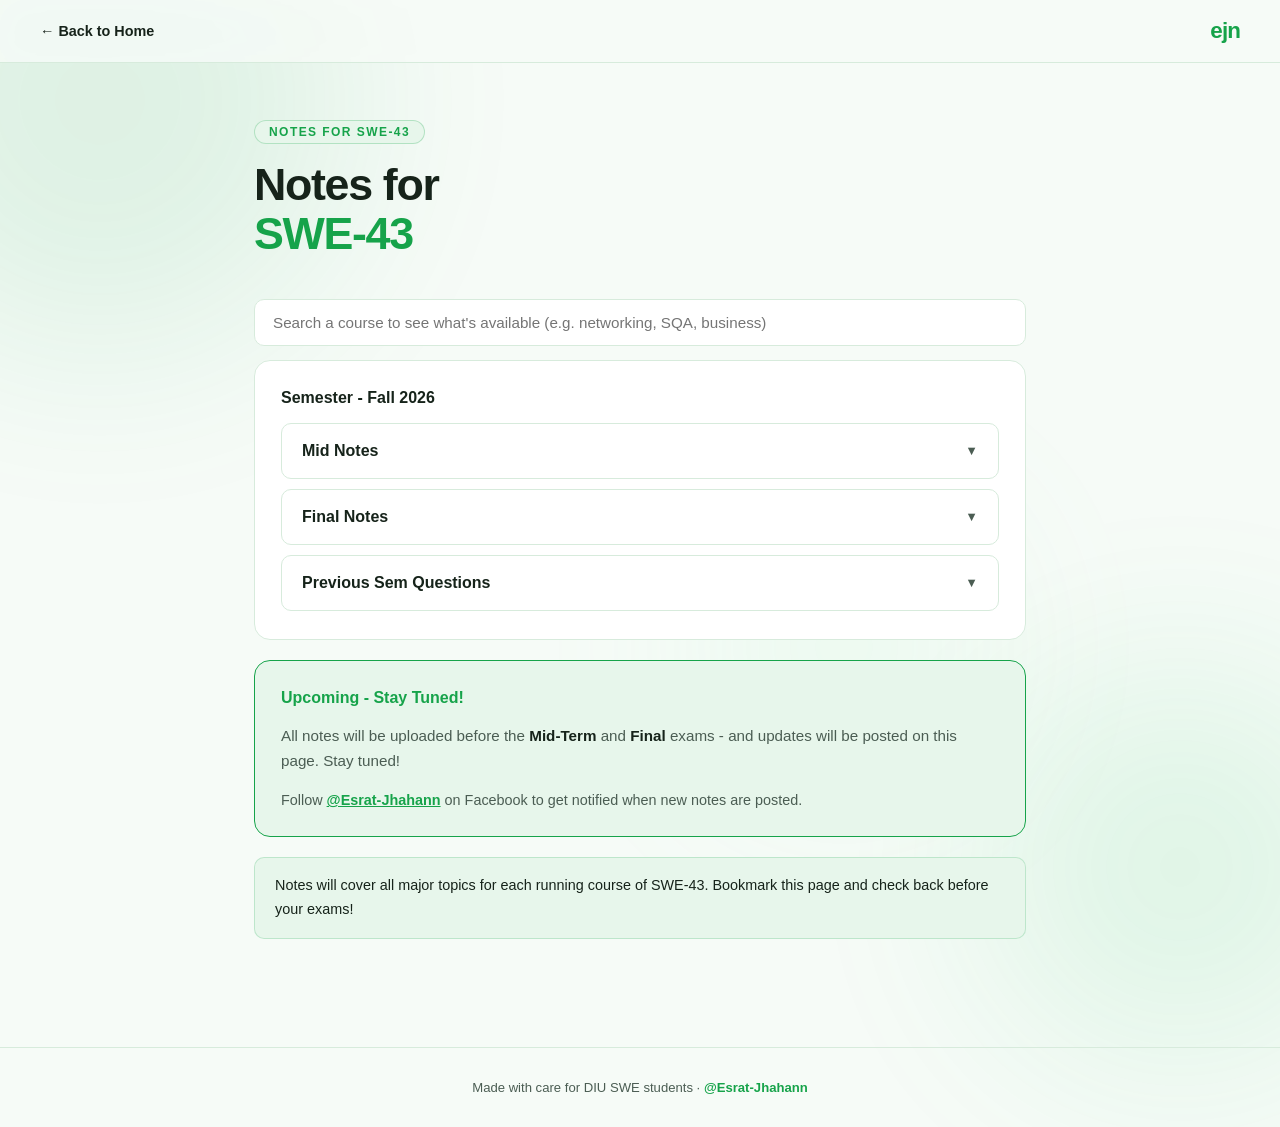
<file: pages/notes-swe43.html>
<!DOCTYPE html>
<html lang="en">

<head>
  <meta charset="UTF-8" />
  <meta name="viewport" content="width=device-width, initial-scale=1.0" />
  <title>Notes for SWE-43 — EJN</title>
  <link rel="stylesheet" href="../style.css" />
  <link
    href="https://fonts.googleapis.com/css2?family=Manrope:wght@400;500;600;700;800&family=Fraunces:ital,opsz,wght@0,9..144,600..900;1,9..144,600..900&display=swap"
    rel="stylesheet" />
  <style>
    .search-wrap {
      position: relative;
      margin-bottom: 14px;
    }

    .search-input {
      width: 100%;
      padding: 14px 44px 14px 18px;
      font-size: 0.95rem;
      font-family: var(--font-body);
      color: var(--text-main);
      background: var(--surface);
      border: 1.5px solid var(--border);
      border-radius: var(--radius-sm);
      outline: none;
      transition: border-color 0.2s;
    }

    .search-input:focus {
      border-color: var(--accent);
    }

    .search-clear {
      position: absolute;
      right: 12px;
      top: 50%;
      transform: translateY(-50%);
      display: none;
      border: none;
      background: none;
      cursor: pointer;
      font-size: 1.2rem;
      line-height: 1;
      color: var(--text-muted);
    }

    .sr-wrap {
      display: none;
      margin-bottom: 22px;
    }

    .sr-meta {
      font-size: 0.82rem;
      color: var(--text-muted);
      margin-bottom: 10px;
    }

    .sr-card {
      background: var(--surface);
      border: 1.5px solid var(--border);
      border-radius: var(--radius);
      padding: 20px 22px;
      margin-bottom: 12px;
    }

    .sr-head {
      display: flex;
      justify-content: space-between;
      align-items: flex-start;
      gap: 10px;
      flex-wrap: wrap;
    }

    .sr-title {
      font-weight: 700;
      font-size: 1rem;
      color: var(--text-main);
    }

    .sr-code {
      font-size: 0.78rem;
      font-weight: 700;
      color: var(--accent);
      margin-top: 2px;
    }

    .sr-badge {
      display: inline-flex;
      align-items: center;
      padding: 8px 18px;
      border-radius: 100px;
      font-size: 0.82rem;
      font-weight: 700;
      white-space: nowrap;
      background: var(--surface2);
      color: var(--text-muted);
      border: 1.5px solid var(--border);
      transition: background var(--transition), color var(--transition), border-color var(--transition);
    }

    .sr-badge.on {
      background: var(--highlight);
      color: var(--accent);
      border-color: rgba(22, 163, 74, 0.3);
    }

    .sr-badge.on:hover {
      background: var(--accent);
      color: #FFFFFF;
      border-color: var(--accent);
    }

    .sr-term {
      font-size: 0.75rem;
      font-weight: 700;
      letter-spacing: 0.06em;
      text-transform: uppercase;
      color: var(--text-muted);
      margin: 14px 0 6px;
    }

    .sr-list {
      list-style: none;
      padding: 0;
      margin: 0;
      display: flex;
      flex-direction: column;
      gap: 5px;
    }

    .sr-list li {
      font-size: 0.9rem;
      color: var(--text-main);
      padding-left: 16px;
      position: relative;
    }

    .sr-list li::before {
      content: '·';
      color: var(--accent);
      font-weight: 700;
      position: absolute;
      left: 4px;
    }

    .sr-list li.sr-sub {
      padding-left: 34px;
    }

    .sr-list li.sr-sub::before {
      left: 22px;
    }

    .sr-list li.sr-group {
      padding-left: 0;
      font-weight: 400;
      color: var(--text-main);
      margin-top: 6px;
    }

    .sr-list li.sr-group::before {
      content: none;
    }

    .sr-empty {
      font-size: 0.85rem;
      color: var(--text-muted);
    }

    .sr-hint {
      margin-top: 14px;
      font-size: 0.9rem;
      line-height: 1.7;
      color: var(--text-muted);
    }

    .sr-hint strong {
      color: var(--accent);
    }
  </style>
</head>

<body>

  <div class="bg-blob blob-1"></div>
  <div class="bg-blob blob-2"></div>
  <div class="bg-blob blob-3"></div>

  <header class="back-nav">
    <a href="../index.html" class="back-btn">← Back to Home</a>
    <div class="back-logo">ejn</div>
  </header>

  <main class="subpage">
    <div class="subpage-header">
      <div class="subpage-tag">Notes for SWE-43</div>
      <h1 class="subpage-title">Notes for<br /><span style="color:var(--accent);">SWE-43</span></h1>
    </div>

    <!-- Live search: shows what is available in each course -->
    <div class="search-wrap">
      <input type="text" id="courseSearch" class="search-input"
        placeholder="Search a course to see what's available (e.g. networking, SQA, business)" autocomplete="off"
        aria-label="Search courses" />
      <button type="button" id="searchClear" class="search-clear" aria-label="Clear search">×</button>
    </div>
    <div class="sr-wrap" id="searchResults"></div>

    <!-- Semester: Fall 2026 -->
    <div class="section-block">
      <div class="section-block-title">Semester - Fall 2026</div>
      <div class="accordion">

        <div class="accordion-item">
          <button class="accordion-trigger">
            Mid Notes
            <span class="accordion-chevron">▼</span>
          </button>
          <div class="accordion-body">
            <p style="margin-bottom:12px; font-size:0.9rem; line-height:1.7; color:var(--text-muted);"><strong
                style="color:var(--accent);">Note:</strong> Before collecting your notes, please search for your course
              using the search bar and carefully select the notes you need. This will help avoid any confusion or
              misunderstanding.</p>
            <div class="drive-list" style="margin-top: 4px;">

              <!-- <div class="drive-card">
                <div class="drive-card-left">
                  <div>
                    <div class="drive-label">Data Communication & Computer Networking</div>
                  </div>
                </div>
                <a href="https://docs.google.com/forms/d/e/1FAIpQLScsG6sl5SE215tSCPEcabgTcLVzYoaWMo0zQUa7mzRMaLa6AA/viewform?usp=dialog"
                  target="_blank" rel="noopener noreferrer" class="drive-btn">Purchase this course </a>
              </div> -->

              <div class="drive-card">
                <div class="drive-card-left">
                  <div>
                    <div class="drive-label">Data Communication & Computer Networking</div>
                  </div>
                </div>
                <button type="button" class="drive-btn" style="border:none; cursor:pointer; font-family:inherit;"
                  onclick="this.textContent='Not available'; this.disabled=true; this.style.opacity='0.6'; this.style.cursor='not-allowed';">Purchase
                  this course</button>
              </div>

              <!-- <div class="drive-card">
                <div class="drive-card-left">
                  <div>
                    <div class="drive-label">Software Quality Assurance & Testing</div>
                  </div>
                </div>
                <a href="https://docs.google.com/forms/d/e/1FAIpQLScsG6sl5SE215tSCPEcabgTcLVzYoaWMo0zQUa7mzRMaLa6AA/viewform?usp=dialog"
                  target="_blank" rel="noopener noreferrer" class="drive-btn">Purchase this course </a>
              </div> -->

              <div class="drive-card">
                <div class="drive-card-left">
                  <div>
                    <div class="drive-label">Software Quality Assurance & Testing</div>
                  </div>
                </div>
                <button type="button" class="drive-btn" style="border:none; cursor:pointer; font-family:inherit;"
                  onclick="this.textContent='Not available'; this.disabled=true; this.style.opacity='0.6'; this.style.cursor='not-allowed';">Purchase
                  this course</button>
              </div>

              <!-- <div class="drive-card">
                <div class="drive-card-left">
                  <div>
                    <div class="drive-label">Business Analysis & Communication</div>
                  </div>
                </div>
                <a href="https://docs.google.com/forms/d/e/1FAIpQLScsG6sl5SE215tSCPEcabgTcLVzYoaWMo0zQUa7mzRMaLa6AA/viewform?usp=dialog"
                  target="_blank" rel="noopener noreferrer" class="drive-btn">Purchase this course </a>
              </div> -->

              <div class="drive-card">
                <div class="drive-card-left">
                  <div>
                    <div class="drive-label">Business Analysis & Communication</div>
                  </div>
                </div>
                <button type="button" class="drive-btn" style="border:none; cursor:pointer; font-family:inherit;"
                  onclick="this.textContent='Not available'; this.disabled=true; this.style.opacity='0.6'; this.style.cursor='not-allowed';">Purchase
                  this course</button>
              </div>

              <!-- <div class="drive-card">
                <div class="drive-card-left">
                  <div>
                    <div class="drive-label">Design Pattern</div>
                  </div>
                </div>
                <a href="https://docs.google.com/forms/d/e/1FAIpQLScsG6sl5SE215tSCPEcabgTcLVzYoaWMo0zQUa7mzRMaLa6AA/viewform?usp=dialog"
                  target="_blank" rel="noopener noreferrer" class="drive-btn">Purchase this course </a>
              </div> -->

              <div class="drive-card">
                <div class="drive-card-left">
                  <div>
                    <div class="drive-label">Design Pattern</div>
                  </div>
                </div>
                <button type="button" class="drive-btn" style="border:none; cursor:pointer; font-family:inherit;"
                  onclick="this.textContent='Not available'; this.disabled=true; this.style.opacity='0.6'; this.style.cursor='not-allowed';">Purchase
                  this course</button>
              </div>

            </div>
          </div>
        </div>

        <div class="accordion-item">
          <button class="accordion-trigger">
            Final Notes
            <span class="accordion-chevron">▼</span>
          </button>
          <div class="accordion-body">
            <p style="margin-bottom:12px; font-size:0.9rem; line-height:1.7; color:var(--text-muted);"><strong
                style="color:var(--accent);">Note:</strong> Before collecting your notes, please search for your course
              using the search bar and carefully select the notes you need. This will help avoid any confusion or
              misunderstanding.</p>
            <p style="margin-bottom:8px;">Will be uploaded 1 week before the Final exam — stay tuned to this page for
              updates.</p>
            <div class="drive-list" style="margin-top: 4px;">

              <!-- <div class="drive-card">
                <div class="drive-card-left">
                  <div>
                    <div class="drive-label">Data Communication & Computer Networking</div>
                  </div>
                </div>
                <a href="https://docs.google.com/forms/d/e/1FAIpQLScsG6sl5SE215tSCPEcabgTcLVzYoaWMo0zQUa7mzRMaLa6AA/viewform?usp=dialog"
                  target="_blank" rel="noopener noreferrer" class="drive-btn">Purchase this course </a>
              </div> -->

              <div class="drive-card">
                <div class="drive-card-left">
                  <div>
                    <div class="drive-label">Data Communication & Computer Networking</div>
                  </div>
                </div>
                <button type="button" class="drive-btn" style="border:none; cursor:pointer; font-family:inherit;"
                  onclick="this.textContent='Coming soon'; this.disabled=true; this.style.opacity='0.6'; this.style.cursor='not-allowed';">Purchase
                  this course</button>
              </div>

              <!-- <div class="drive-card">
                <div class="drive-card-left">
                  <div>
                    <div class="drive-label">Software Quality Assurance & Testing</div>
                  </div>
                </div>
                <a href="https://docs.google.com/forms/d/e/1FAIpQLScsG6sl5SE215tSCPEcabgTcLVzYoaWMo0zQUa7mzRMaLa6AA/viewform?usp=dialog"
                  target="_blank" rel="noopener noreferrer" class="drive-btn">Purchase this course </a>
              </div> -->

              <div class="drive-card">
                <div class="drive-card-left">
                  <div>
                    <div class="drive-label">Software Quality Assurance & Testing</div>
                  </div>
                </div>
                <button type="button" class="drive-btn" style="border:none; cursor:pointer; font-family:inherit;"
                  onclick="this.textContent='Coming soon'; this.disabled=true; this.style.opacity='0.6'; this.style.cursor='not-allowed';">Purchase
                  this course</button>
              </div>

              <!-- <div class="drive-card">
                <div class="drive-card-left">
                  <div>
                    <div class="drive-label">Business Analysis & Communication</div>
                  </div>
                </div>
                <a href="https://docs.google.com/forms/d/e/1FAIpQLScsG6sl5SE215tSCPEcabgTcLVzYoaWMo0zQUa7mzRMaLa6AA/viewform?usp=dialog"
                  target="_blank" rel="noopener noreferrer" class="drive-btn">Purchase this course </a>
              </div> -->

              <div class="drive-card">
                <div class="drive-card-left">
                  <div>
                    <div class="drive-label">Business Analysis & Communication</div>
                  </div>
                </div>
                <button type="button" class="drive-btn" style="border:none; cursor:pointer; font-family:inherit;"
                  onclick="this.textContent='Coming soon'; this.disabled=true; this.style.opacity='0.6'; this.style.cursor='not-allowed';">Purchase
                  this course</button>
              </div>

              <!-- <div class="drive-card">
                <div class="drive-card-left">
                  <div>
                    <div class="drive-label">Design Pattern</div>
                  </div>
                </div>
                <a href="https://docs.google.com/forms/d/e/1FAIpQLScsG6sl5SE215tSCPEcabgTcLVzYoaWMo0zQUa7mzRMaLa6AA/viewform?usp=dialog"
                  target="_blank" rel="noopener noreferrer" class="drive-btn">Purchase this course </a>
              </div> -->

              <div class="drive-card">
                <div class="drive-card-left">
                  <div>
                    <div class="drive-label">Design Pattern</div>
                  </div>
                </div>
                <button type="button" class="drive-btn" style="border:none; cursor:pointer; font-family:inherit;"
                  onclick="this.textContent='Coming soon'; this.disabled=true; this.style.opacity='0.6'; this.style.cursor='not-allowed';">Purchase
                  this course</button>
              </div>

            </div>
          </div>
        </div>

        <!-- NEW: Previous Sem Questions -->
        <div class="accordion-item">
          <button class="accordion-trigger">
            Previous Sem Questions
            <span class="accordion-chevron">▼</span>
          </button>
          <div class="accordion-body">
            <div class="drive-list" style="margin-top: 4px;">

              <!-- <div class="drive-card">
                <div class="drive-card-left">
                  <div>
                    <div class="drive-label">Mid Questions</div>
                  </div>
                </div>
                <a href="https://drive.google.com/drive/folders/1FwCHGB7obx6Pg-W9uPmvUpn1LStxMP2c?usp=sharing"
                  target="_blank" rel="noopener noreferrer" class="drive-btn">Collect PDF</a>
              </div> -->

              <div class="drive-card">
                <div class="drive-card-left">
                  <div>
                    <div class="drive-label">Mid Questions</div>
                  </div>
                </div>
                <button type="button" class="drive-btn" style="border:none; cursor:pointer; font-family:inherit;"
                  onclick="this.textContent='Not available';">Collect PDF</button>
              </div>

              <!-- <div class="drive-card">
                <div class="drive-card-left">
                  <div>
                    <div class="drive-label">Final Questions</div>
                  </div>
                </div>
                <a href="https://drive.google.com/drive/folders/1ILRG-kc6FzQwaFLTDpZGhNK176xajqQE?usp=sharing"
                  target="_blank" rel="noopener noreferrer" class="drive-btn">Collect PDF</a>
              </div> -->

              <div class="drive-card">
                <div class="drive-card-left">
                  <div>
                    <div class="drive-label">Final Questions</div>
                  </div>
                </div>
                <button type="button" class="drive-btn" style="border:none; cursor:pointer; font-family:inherit;"
                  onclick="this.textContent='Not available';">Collect PDF</button>
              </div>

            </div>
          </div>
        </div>

      </div>
    </div>

    <!-- Announcement box -->
    <div class="section-block" style="border-color: var(--accent); background: var(--highlight);">
      <div class="section-block-title" style="color: var(--accent);">Upcoming - Stay Tuned!</div>
      <p style="font-size:0.95rem; color:var(--text-muted); line-height:1.7;">
        All notes will be uploaded before the <strong style="color:var(--text-main);">Mid-Term</strong> and <strong
          style="color:var(--text-main);">Final</strong> exams - and updates will be posted on this page. Stay tuned!
      </p>
      <br />
      <p style="font-size:0.9rem; color:var(--text-muted);">
        Follow <a href="https://www.facebook.com/profile.php?id=61583359276476" target="_blank"
          rel="noopener noreferrer" style="color:var(--accent);font-weight:700;">@Esrat-Jhahann</a> on Facebook to get
        notified when new notes are posted.
      </p>
    </div>

    <div class="info-box">
      Notes will cover all major topics for each running course of SWE-43. Bookmark this page and check back before your
      exams!
    </div>

  </main>

  <footer class="site-footer">
    <p>Made with care for DIU SWE students · <a href="https://www.facebook.com/profile.php?id=61583359276476"
        target="_blank" rel="noopener noreferrer">@Esrat-Jhahann</a></p>
  </footer>

  <script src="../script.js"></script>

  <script>
    (function () {

      // =====================================================================
      //  EDIT HERE: only this part changes when you upload new notes.
      //
      //  mid   = notes available right now for Mid
      //  final = notes available right now for Final
      //  Add a note  -> put a new text inside [ ] , separated by commas
      //  Example     -> mid: ['Chapter 1 Notes', 'Chapter 2 Notes']
      //  Group title -> start with # , e.g. '#Theory:' (items after it are indented)
      //  Nothing yet -> leave it empty like this: []
      //  keywords    = extra words people can type to find the course
      // =====================================================================
      var COURSES = [
        {
          name: 'Data Communication & Computer Networking',
          code: 'SE-225',
          keywords: 'dccn dcn cn networking network',
          mid: ['1.1 Basic & Maths Notes ***', '1.2 Questions of Maths', '2.1 Quiz-2 Prep ***', '2.2 Math Practice',
            '3. Mid Theory Notes ***', '4. Network Models: OSI, TCP/IP and Addressing Notes **', '5. Previous Semester Analysis',
            '6. Last Night Exam Suggestions ****'],
          final: []
        },
        {
          name: 'Software Quality Assurance & Testing',
          code: 'SE-312',
          keywords: 'sqa qa testing',
          mid: ['Introduction', 'Quiz-1 Questions with ans', '#Theory:', 'Fundamentals', 'Psychology of Testing', 
          '7 Testing Principles', 'Practice', 'V-Model', '#Math:', 'BVA', 'ECP', 'Decision Table', 'State Transition',
         'Previous Sems Solve'],
          final: []
        },
        {
          name: 'Business Analysis & Communication',
          code: 'GE-324',
          keywords: 'bac ba business',
          mid: ['Chapter-1 Notes', 'Chapter-2 Notes', 'Overview of next topics',
            'Question Pattern for Chap-1,2,3', 'Last 3 Chapter of the Syllabus', 
            'Previous Semesters Questions Analysis Questions'
          ],
          final: []
        },
        {
          name: 'Design Pattern',
          code: 'SE-311',
          keywords: 'dp patterns',
          mid: ['Previous Sems Ques Analysis', 'Mid Exam Notes (InTotal)', 'Mid Topics', 'Suggestions'],
          final: []
        }
      ];

      // =====================================================================
      //  Below this line: search logic (no need to touch)
      // =====================================================================
      var input = document.getElementById('courseSearch');
      var clearBtn = document.getElementById('searchClear');
      var out = document.getElementById('searchResults');

      function el(tag, cls, text) {
        var e = document.createElement(tag);
        if (cls) e.className = cls;
        if (text !== undefined) e.textContent = text;
        return e;
      }

      function haystack(c) {
        return [c.name, c.code, c.keywords].concat(c.mid, c.final).join(' ').toLowerCase();
      }

      function countNotes(list) {
        return list.filter(function (n) { return n.charAt(0) !== '#'; }).length;
      }

      function block(label, notes) {
        var wrap = el('div');
        wrap.appendChild(el('div', 'sr-term', label));
        if (notes.length === 0) {
          wrap.appendChild(el('div', 'sr-empty', 'Nothing uploaded yet'));
        } else {
          var ul = el('ul', 'sr-list');
          var inGroup = false;
          notes.forEach(function (n) {
            if (n.charAt(0) === '#') {
              inGroup = true;
              ul.appendChild(el('li', 'sr-group', n.slice(1)));
            } else {
              ul.appendChild(el('li', inGroup ? 'sr-sub' : '', n));
            }
          });
          wrap.appendChild(ul);
        }
        return wrap;
      }

      function card(c) {
        var count = countNotes(c.mid) + countNotes(c.final);
        var box = el('div', 'sr-card');
        var head = el('div', 'sr-head');
        var left = el('div');
        left.appendChild(el('div', 'sr-title', c.name));
        left.appendChild(el('div', 'sr-code', c.code));
        head.appendChild(left);
        head.appendChild(el('span', 'sr-badge' + (count ? ' on' : ''),
          count ? count + (count === 1 ? ' note available' : ' notes available') : 'Coming soon'));
        box.appendChild(head);
        box.appendChild(block('Mid Notes', c.mid));
        box.appendChild(block('Final Notes', c.final));
        return box;
      }

      function run() {
        var q = input.value.trim().toLowerCase();
        var words = q ? q.split(/\s+/) : [];
        clearBtn.style.display = q ? 'block' : 'none';
        out.innerHTML = '';

        if (!q) { out.style.display = 'none'; return; }
        out.style.display = 'block';

        var shown = COURSES.filter(function (c) {
          var h = haystack(c);
          return words.every(function (w) { return h.indexOf(w) !== -1; });
        });

        if (shown.length === 0) {
          out.appendChild(el('div', 'sr-meta', 'No course found. Try a different keyword.'));
          return;
        }

        out.appendChild(el('div', 'sr-meta', shown.length + (shown.length === 1 ? ' course' : ' courses') + ' found'));
        shown.forEach(function (c) { out.appendChild(card(c)); });

        var hint = el('p', 'sr-hint');
        hint.appendChild(el('strong', '', 'Note:'));
        hint.appendChild(document.createTextNode(' Can’t find all the notes for this course? Don’t worry! If you purchase the notes, all the required notes will be uploaded to the Drive before the exam. To purchase the notes, check the Mid / Final Notes list below.'));
        out.appendChild(hint);
      }

      input.addEventListener('input', run);
      input.addEventListener('keydown', function (e) {
        if (e.key === 'Escape') { input.value = ''; run(); }
      });
      clearBtn.addEventListener('click', function () { input.value = ''; run(); input.focus(); });
    })();
  </script>
</body>

</html>
</file>
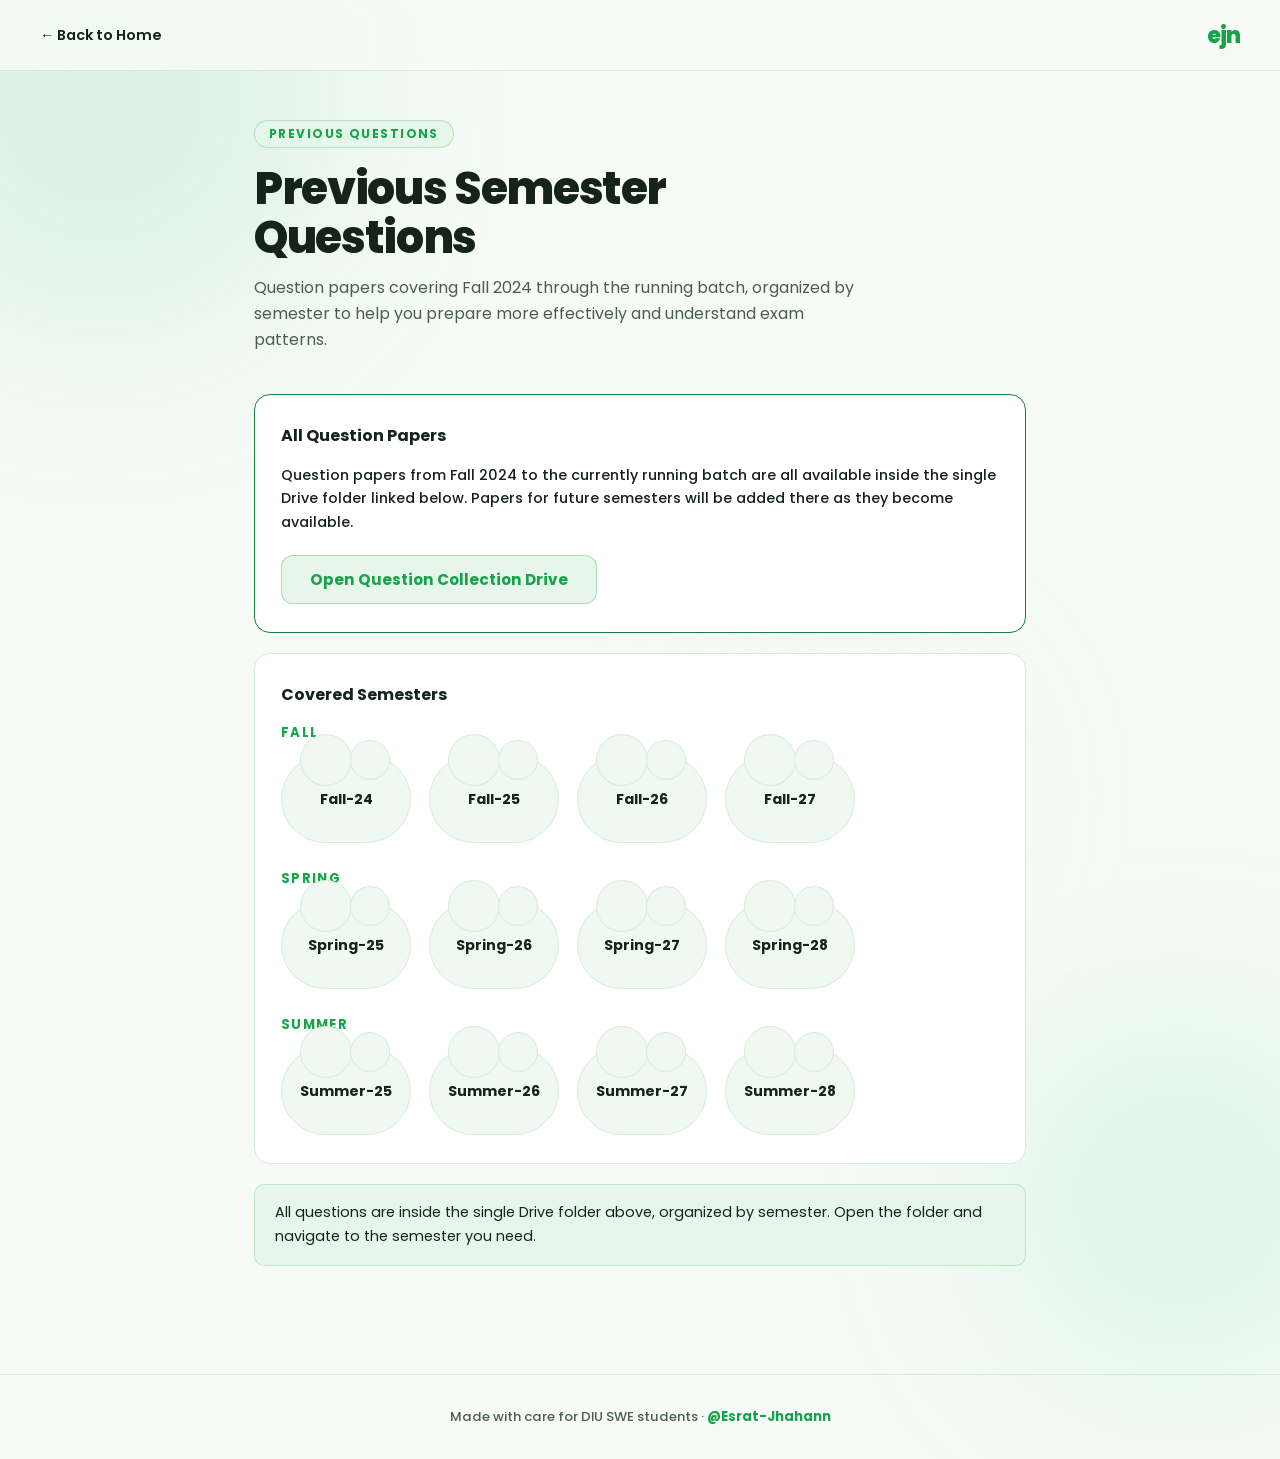
<file: pages/prev-questions.html>
<!DOCTYPE html>
<html lang="en">
<head>
  <meta charset="UTF-8" />
  <meta name="viewport" content="width=device-width, initial-scale=1.0" />
  <title>Previous Questions — EJN</title>
  <link rel="stylesheet" href="../style.css" />
  <link href="https://fonts.googleapis.com/css2?family=Poppins:wght@400;500;600;700;800&display=swap" rel="stylesheet" />
</head>
<body>

  <div class="bg-blob blob-1"></div>
  <div class="bg-blob blob-2"></div>
  <div class="bg-blob blob-3"></div>

  <header class="back-nav">
    <a href="../index.html" class="back-btn">← Back to Home</a>
    <div class="back-logo">ejn</div>
  </header>

  <main class="subpage">
    <div class="subpage-header">
      <div class="subpage-tag">Previous Questions</div>
      <h1 class="subpage-title">Previous Semester<br/>Questions</h1>
      <p class="subpage-desc">Question papers covering Fall 2024 through the running batch, organized by semester to help you prepare more effectively and understand exam patterns.</p>
    </div>

    <!-- Single master drive card -->
    <div class="section-block" style="border-color: var(--accent2);">
      <div class="section-block-title">All Question Papers</div>
      <p style="font-size:0.9rem; color:var(--text-main); line-height:1.65; margin-bottom:20px;">
        Question papers from Fall 2024 to the currently running batch are all available inside the single Drive folder linked below. Papers for future semesters will be added there as they become available.
      </p>
      <a href="https://drive.google.com/drive/folders/1GL6-iyeqZrCc1Osf0o4jgQz26klFc5yW?usp=sharing" target="_blank" class="drive-btn" style="font-size:0.95rem; padding:12px 28px; border-radius:12px;">
        Open Question Collection Drive
      </a>
    </div>

    <!-- Semester breakdown (visual reference) -->
    <div class="section-block">
      <div class="section-block-title">Covered Semesters</div>
      <div class="cloud-groups">

        <div>
          <div class="cloud-row-label">Fall</div>
          <div class="cloud-row">
            <div class="cloud-shape"><span class="cloud-label">Fall-24</span></div>
            <div class="cloud-shape"><span class="cloud-label">Fall-25</span></div>
            <div class="cloud-shape"><span class="cloud-label">Fall-26</span></div>
            <div class="cloud-shape"><span class="cloud-label">Fall-27</span></div>
          </div>
        </div>

        <div>
          <div class="cloud-row-label">Spring</div>
          <div class="cloud-row">
            <div class="cloud-shape"><span class="cloud-label">Spring-25</span></div>
            <div class="cloud-shape"><span class="cloud-label">Spring-26</span></div>
            <div class="cloud-shape"><span class="cloud-label">Spring-27</span></div>
            <div class="cloud-shape"><span class="cloud-label">Spring-28</span></div>
          </div>
        </div>

        <div>
          <div class="cloud-row-label">Summer</div>
          <div class="cloud-row">
            <div class="cloud-shape"><span class="cloud-label">Summer-25</span></div>
            <div class="cloud-shape"><span class="cloud-label">Summer-26</span></div>
            <div class="cloud-shape"><span class="cloud-label">Summer-27</span></div>
            <div class="cloud-shape"><span class="cloud-label">Summer-28</span></div>
          </div>
        </div>

      </div>
    </div>

    <div class="info-box">
      All questions are inside the single Drive folder above, organized by semester. Open the folder and navigate to the semester you need.
    </div>

  </main>

  <footer class="site-footer">
    <p>Made with care for DIU SWE students · <a href="https://www.facebook.com/profile.php?id=61583359276476" target="_blank">@Esrat-Jhahann</a></p>
  </footer>

  <script src="../script.js"></script>
</body>
</html>
</file>
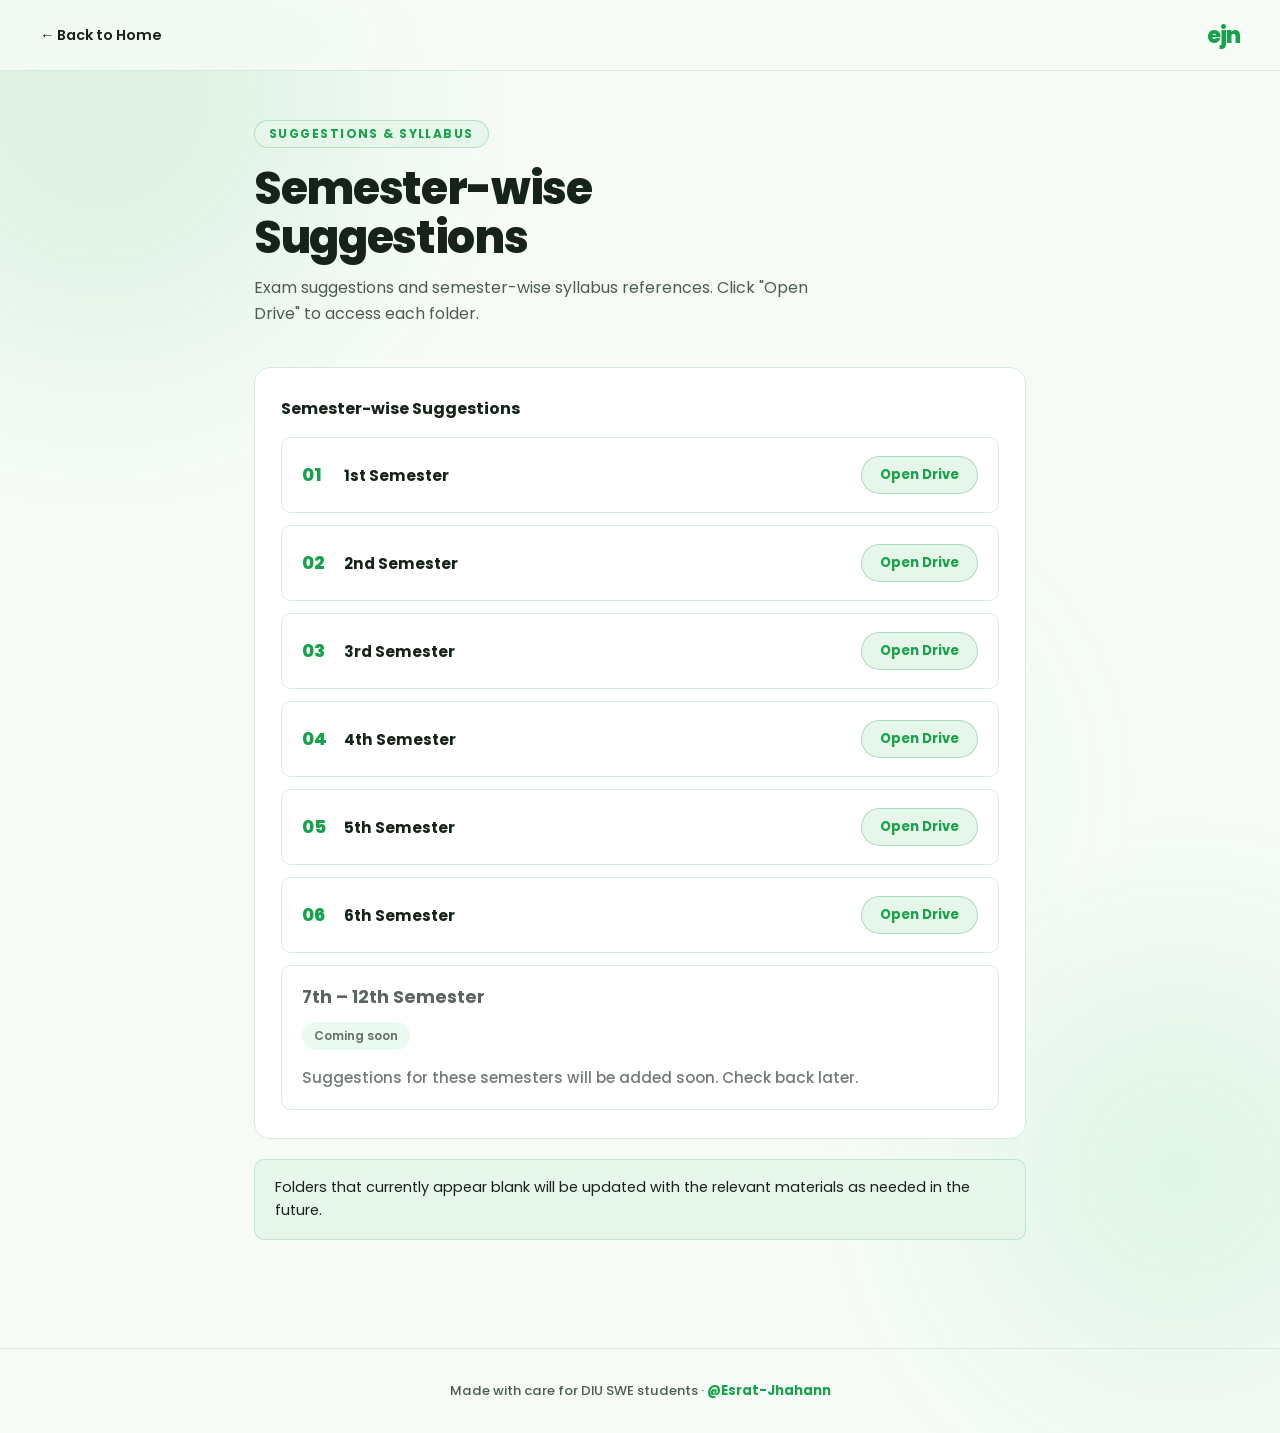
<file: pages/suggestions.html>
<!DOCTYPE html>
<html lang="en">

<head>
  <meta charset="UTF-8" />
  <meta name="viewport" content="width=device-width, initial-scale=1.0" />
  <title>Suggestions & Syllabus — EJN</title>
  <link rel="stylesheet" href="../style.css" />
  <link href="https://fonts.googleapis.com/css2?family=Poppins:wght@400;500;600;700;800&display=swap"
    rel="stylesheet" />
  <style>
    .coming-soon-card {
      /* reuses .drive-card look (background, border, radius) so it follows the site theme */
      display: block;
    }

    .coming-soon-title {
      font-size: 1.1rem;
      font-weight: 700;
      color: inherit;
      opacity: 0.7;
      margin-bottom: 12px;
    }

    .coming-soon-badge {
      display: inline-block;
      font-size: 0.75rem;
      font-weight: 600;
      padding: 5px 12px;
      border-radius: 999px;
      background: rgba(34, 197, 94, 0.15);
      color: inherit;
      opacity: 0.65;
      margin-bottom: 16px;
    }

    .coming-soon-text {
      font-size: 0.95rem;
      line-height: 1.6;
      color: inherit;
      opacity: 0.6;
      margin: 0;
    }
  </style>
</head>

<body>

  <div class="bg-blob blob-1"></div>
  <div class="bg-blob blob-2"></div>
  <div class="bg-blob blob-3"></div>

  <header class="back-nav">
    <a href="../index.html" class="back-btn">← Back to Home</a>
    <div class="back-logo">ejn</div>
  </header>

  <main class="subpage">
    <div class="subpage-header">
      <div class="subpage-tag">Suggestions &amp; Syllabus</div>
      <h1 class="subpage-title">Semester-wise<br />Suggestions</h1>
      <p class="subpage-desc">Exam suggestions and semester-wise syllabus references. Click "Open Drive" to access each
        folder.</p>
    </div>

    <div class="section-block">
      <div class="section-block-title">Semester-wise Suggestions</div>
      <div class="drive-list">

        <div class="drive-card">
          <div class="drive-card-left">
            <div class="drive-num">01</div>
            <div>
              <div class="drive-label">1st Semester</div>
            </div>
          </div>
          <a href="https://drive.google.com/drive/folders/1d6nHPuLxv-vC5DUnrLMV8FFXtbsyysmV?usp=sharing" target="_blank"
            class="drive-btn">Open Drive</a>
        </div>

        <div class="drive-card">
          <div class="drive-card-left">
            <div class="drive-num">02</div>
            <div>
              <div class="drive-label">2nd Semester</div>
            </div>
          </div>
          <a href="https://drive.google.com/drive/folders/1d6nHPuLxv-vC5DUnrLMV8FFXtbsyysmV?usp=sharing" target="_blank"
            class="drive-btn">Open Drive</a>
        </div>

        <div class="drive-card">
          <div class="drive-card-left">
            <div class="drive-num">03</div>
            <div>
              <div class="drive-label">3rd Semester</div>
            </div>
          </div>
          <a href="https://drive.google.com/drive/folders/1d6nHPuLxv-vC5DUnrLMV8FFXtbsyysmV?usp=sharing" target="_blank"
            class="drive-btn">Open Drive</a>
        </div>

        <div class="drive-card">
          <div class="drive-card-left">
            <div class="drive-num">04</div>
            <div>
              <div class="drive-label">4th Semester</div>
            </div>
          </div>
          <a href="https://drive.google.com/drive/folders/1d6nHPuLxv-vC5DUnrLMV8FFXtbsyysmV?usp=sharing" target="_blank"
            class="drive-btn">Open Drive</a>
        </div>

        <div class="drive-card">
          <div class="drive-card-left">
            <div class="drive-num">05</div>
            <div>
              <div class="drive-label">5th Semester</div>
            </div>
          </div>
          <a href="https://drive.google.com/drive/folders/1d6nHPuLxv-vC5DUnrLMV8FFXtbsyysmV?usp=sharing" target="_blank"
            class="drive-btn">Open Drive</a>
        </div>

        <div class="drive-card">
          <div class="drive-card-left">
            <div class="drive-num">06</div>
            <div>
              <div class="drive-label">6th Semester</div>
            </div>
          </div>
          <a href="https://drive.google.com/drive/folders/1VJCyB0T7K0lKk9ypa_rH9x-dBSblJY0w?usp=sharing" target="_blank"
            class="drive-btn">Open Drive</a>
        </div>

        <div class="drive-card coming-soon-card">
          <div class="coming-soon-title">7th – 12th Semester</div>
          <div class="coming-soon-badge">Coming soon</div>
          <p class="coming-soon-text">Suggestions for these semesters will be added soon. Check back later.</p>
        </div>

      </div>
    </div>

    <div class="info-box">
      Folders that currently appear blank will be updated with the relevant materials as needed in the future.
    </div>

  </main>

  <footer class="site-footer">
    <p>Made with care for DIU SWE students · <a href="https://www.facebook.com/profile.php?id=61583359276476"
        target="_blank">@Esrat-Jhahann</a></p>
  </footer>

  <script src="../script.js"></script>
</body>

</html>
</file>
<file: style.css>
/* =========================================
   EJN — Global Stylesheet
   Color palette (Light / Green Theme):
   --bg:        #F6FBF7  (soft off-white, faint green tint)
   --surface:   #FFFFFF  (white cards)
   --surface2:  #EFF8F1  (light green-tinted surface, hover state)
   --border:    #D7EBDC  (soft green border)
   --accent:    #16A34A  (fresh green)
   --accent2:   #15803D  (deep green)
   --text-main: #16231A  (near-black, slight green tint)
   --text-muted:#4B5D53  (muted gray-green)
   --highlight: #E7F6EB  (light green tint)
   --highlight2:#DCF2E2  (deeper light green tint)
   ========================================= */

*, *::before, *::after { box-sizing: border-box; margin: 0; padding: 0; }

:root {
  --bg: #F6FBF7;
  --surface: #FFFFFF;
  --surface2: #EFF8F1;
  --border: #D7EBDC;
  --accent: #16A34A;
  --accent2: #15803D;
  --text-main: #16231A;
  --text-muted: #4B5D53;
  --highlight: #E7F6EB;
  --highlight2: #DCF2E2;
  --radius: 16px;
  --radius-sm: 10px;
  --transition: 0.25s cubic-bezier(0.4,0,0.2,1);
  --font-display: 'Poppins', sans-serif;
  --font-body: 'Poppins', sans-serif;
}

html { scroll-behavior: smooth; }

body {
  font-family: var(--font-body);
  font-weight: 500;
  background: var(--bg);
  color: var(--text-main);
  min-height: 100vh;
  overflow-x: hidden;
  position: relative;
}

/* ---- Ambient blobs ---- */
.bg-blob {
  position: fixed;
  border-radius: 50%;
  filter: blur(100px);
  opacity: 0.10;
  pointer-events: none;
  z-index: 0;
}
.blob-1 {
  width: 500px; height: 500px;
  background: #16A34A;
  top: -150px; left: -150px;
}
.blob-2 {
  width: 400px; height: 400px;
  background: #22C55E;
  bottom: 60px; right: -100px;
}
.blob-3 {
  width: 280px; height: 280px;
  background: #86EFAC;
  top: 45%; left: 55%;
}

/* ---- Header ---- */
.site-header {
  position: fixed;
  top: 0; left: 0; right: 0;
  z-index: 100;
  display: flex;
  align-items: center;
  justify-content: space-between;
  padding: 18px 40px;
  background: rgba(246,251,247,0.88);
  backdrop-filter: blur(16px);
  border-bottom: 1px solid var(--border);
}

.logo {
  font-family: var(--font-display);
  font-size: 1.6rem;
  font-weight: 800;
  color: var(--accent);
  letter-spacing: -0.04em;
}

.site-nav {
  display: flex;
  gap: 28px;
}
.site-nav a {
  font-size: 0.9rem;
  font-weight: 600;
  color: var(--text-main);
  text-decoration: none;
  transition: color var(--transition);
}
.site-nav a:hover { color: var(--accent); }

/* ---- Back nav ---- */
.back-nav {
  position: fixed;
  top: 0; left: 0; right: 0;
  z-index: 100;
  display: flex;
  align-items: center;
  justify-content: space-between;
  padding: 18px 40px;
  background: rgba(246,251,247,0.88);
  backdrop-filter: blur(16px);
  border-bottom: 1px solid var(--border);
}
.back-btn {
  font-family: var(--font-body);
  font-size: 0.9rem;
  font-weight: 600;
  color: var(--text-main);
  text-decoration: none;
  display: flex;
  align-items: center;
  gap: 6px;
  transition: color var(--transition);
}
.back-btn:hover { color: var(--accent); }
.back-logo {
  font-family: var(--font-display);
  font-size: 1.4rem;
  font-weight: 800;
  color: var(--accent);
  letter-spacing: -0.04em;
}

/* ---- Hero ---- */
.hero {
  position: relative;
  z-index: 1;
  max-width: 900px;
  margin: 0 auto;
  padding: 140px 24px 80px;
  text-align: center;
}

.hero-tag {
  display: inline-block;
  font-size: 0.78rem;
  font-weight: 700;
  letter-spacing: 0.12em;
  text-transform: uppercase;
  color: var(--accent);
  background: var(--highlight);
  border: 1px solid rgba(22,163,74,0.25);
  border-radius: 100px;
  padding: 5px 16px;
  margin-bottom: 24px;
}

.hero-title {
  font-family: var(--font-display);
  font-size: clamp(2.8rem, 7vw, 5rem);
  font-weight: 800;
  line-height: 1.05;
  letter-spacing: -0.03em;
  color: var(--text-main);
  margin-bottom: 12px;
}

.hero-title .accent {
  color: var(--accent);
}

.hero-by {
  font-size: 1rem;
  color: var(--text-main);
  margin-bottom: 14px;
  font-weight: 500;
}

.author-link {
  color: var(--accent);
  font-weight: 700;
  text-decoration: none;
  border-bottom: 2px solid rgba(22,163,74,0.3);
  transition: border-color var(--transition), color var(--transition);
}
.author-link:hover {
  border-color: var(--accent);
  color: var(--accent2);
}

.hero-desc {
  font-size: 1.05rem;
  color: var(--text-muted);
  max-width: 560px;
  margin: 0 auto 56px;
  line-height: 1.65;
  font-weight: 400;
}

/* ---- Navigation Grid ---- */
.nav-grid {
  display: grid;
  grid-template-columns: repeat(auto-fit, minmax(260px, 1fr));
  gap: 16px;
  text-align: left;
}

.nav-grid-bottom {
  grid-template-columns: repeat(2, minmax(260px, 320px));
  justify-content: center;
  margin-top: 16px;
}

.nav-card {
  background: var(--surface);
  border: 1.5px solid var(--border);
  border-radius: var(--radius);
  padding: 24px 22px;
  text-decoration: none;
  color: var(--text-main);
  display: grid;
  grid-template-columns: 1fr 24px;
  grid-template-rows: auto auto;
  column-gap: 12px;
  align-items: start;
  transition: border-color var(--transition), box-shadow var(--transition), transform var(--transition), background var(--transition);
  position: relative;
  overflow: hidden;
  box-shadow: 0 2px 8px rgba(22,163,74,0.05);
}

.nav-card::before {
  content: '';
  position: absolute;
  top: 0; left: 0;
  width: 3px;
  height: 100%;
  background: var(--accent);
  transform: scaleY(0);
  transform-origin: bottom;
  transition: transform var(--transition);
  border-radius: 0 2px 2px 0;
}

.nav-card:hover {
  border-color: var(--accent);
  box-shadow: 0 8px 32px rgba(22,163,74,0.14), 0 0 0 1px rgba(22,163,74,0.06);
  transform: translateY(-3px);
  background: var(--surface2);
}
.nav-card:hover::before { transform: scaleY(1); }

.highlight-card {
  background: var(--highlight);
  border-color: rgba(22,163,74,0.35);
}

.nav-card-title {
  font-family: var(--font-display);
  font-size: 0.95rem;
  font-weight: 700;
  color: var(--text-main);
  grid-column: 1;
  grid-row: 1;
  line-height: 1.3;
}

.nav-card-desc {
  font-size: 0.82rem;
  color: var(--text-muted);
  grid-column: 1;
  grid-row: 2;
  margin-top: 4px;
  line-height: 1.5;
  font-weight: 400;
}

.nav-card-arrow {
  grid-column: 2;
  grid-row: 1;
  font-size: 1rem;
  color: var(--accent);
  opacity: 0;
  transition: opacity var(--transition), transform var(--transition);
  transform: translateX(-4px);
}
.nav-card:hover .nav-card-arrow {
  opacity: 1;
  transform: translateX(0);
}

/* ---- Sticky-note module cards (hanging from a thread) ---- */
.note-card {
  position: relative;
  overflow: visible;
  margin-top: 30px;
  background: var(--surface);
  border-color: var(--border);
  transform-origin: top center;
  animation: noteSwing 3.6s ease-in-out infinite;
  box-shadow: 0 6px 16px rgba(22,163,74,0.10), 0 2px 4px rgba(0,0,0,0.04);
}

/* thread */
.note-card::before {
  content: '';
  position: absolute;
  top: -20px;
  left: 50%;
  width: 2px;
  height: 20px;
  background: var(--border);
  transform: translateX(-50%);
  z-index: 2;
}

/* pin at top of thread */
.note-card::after {
  content: '';
  position: absolute;
  top: -25px;
  left: 50%;
  width: 9px;
  height: 9px;
  border-radius: 50%;
  background: var(--accent);
  border: 2px solid var(--surface);
  transform: translateX(-50%);
  z-index: 3;
}

@keyframes noteSwing {
  0%, 100% { transform: rotate(-1.5deg); }
  50% { transform: rotate(1.5deg); }
}

.note-card:hover {
  animation-play-state: paused;
  transform: rotate(0deg) translateY(-4px);
  border-color: var(--accent);
  background: var(--surface2);
}

/* ---- Site footer ---- */
.site-footer {
  position: relative;
  z-index: 1;
  text-align: center;
  padding: 32px 24px;
  font-size: 0.82rem;
  color: var(--text-muted);
  border-top: 1px solid var(--border);
  font-weight: 500;
}
.site-footer a {
  color: var(--accent);
  text-decoration: none;
  font-weight: 700;
}

/* ==============================
   SUBPAGE LAYOUT
   ============================== */
.subpage {
  position: relative;
  z-index: 1;
  max-width: 820px;
  margin: 0 auto;
  padding: 120px 24px 80px;
}

.subpage-header {
  margin-bottom: 40px;
}

.subpage-tag {
  display: inline-block;
  font-size: 0.75rem;
  font-weight: 700;
  letter-spacing: 0.12em;
  text-transform: uppercase;
  color: var(--accent);
  background: var(--highlight);
  border: 1px solid rgba(22,163,74,0.25);
  border-radius: 100px;
  padding: 4px 14px;
  margin-bottom: 16px;
}

.subpage-title {
  font-family: var(--font-display);
  font-size: clamp(1.8rem, 4vw, 2.8rem);
  font-weight: 800;
  letter-spacing: -0.03em;
  color: var(--text-main);
  line-height: 1.1;
  margin-bottom: 12px;
}

.subpage-desc {
  font-size: 1rem;
  color: var(--text-muted);
  line-height: 1.65;
  max-width: 600px;
  font-weight: 400;
}

/* ---- Accordion ---- */
.accordion {
  display: flex;
  flex-direction: column;
  gap: 10px;
}

.accordion-item {
  background: var(--surface);
  border: 1.5px solid var(--border);
  border-radius: var(--radius-sm);
  overflow: hidden;
  transition: border-color var(--transition);
}

.accordion-item.open {
  border-color: var(--accent);
}

.accordion-trigger {
  width: 100%;
  background: none;
  border: none;
  cursor: pointer;
  padding: 18px 20px;
  display: flex;
  align-items: center;
  justify-content: space-between;
  gap: 12px;
  text-align: left;
  font-family: var(--font-display);
  font-size: 1rem;
  font-weight: 700;
  color: var(--text-main);
  transition: color var(--transition);
}
.accordion-item.open .accordion-trigger { color: var(--accent); }

.accordion-chevron {
  font-size: 0.8rem;
  transition: transform var(--transition);
  color: var(--text-muted);
  flex-shrink: 0;
}
.accordion-item.open .accordion-chevron { transform: rotate(180deg); }

.accordion-body {
  max-height: 0;
  overflow: hidden;
  padding: 0 20px;
  font-size: 0.9rem;
  color: var(--text-muted);
  line-height: 1.7;
  border-top: 0px solid var(--border);
  transition: max-height 0.35s cubic-bezier(0.4,0,0.2,1), padding 0.3s ease, border-top-width 0.1s ease;
}
.accordion-item.open .accordion-body {
  max-height: 2400px;
  padding: 16px 20px 20px;
  border-top: 1px solid var(--border);
}

.accordion-body ul {
  list-style: none;
  margin-top: 12px;
  display: flex;
  flex-direction: column;
  gap: 6px;
}
.accordion-body ul li::before {
  content: '·';
  color: var(--accent);
  font-weight: 700;
  margin-right: 8px;
}
.accordion-body h3 {
  font-size: 0.88rem;
  font-weight: 700;
  color: var(--text-main);
  margin: 14px 0 6px;
}
.accordion-body h3:first-child { margin-top: 12px; }
.accordion-body p { margin-top: 8px; }

/* ---- Drive cards ---- */
.drive-list {
  display: flex;
  flex-direction: column;
  gap: 12px;
}

.drive-card {
  background: var(--surface);
  border: 1.5px solid var(--border);
  border-radius: var(--radius-sm);
  padding: 18px 20px;
  display: flex;
  align-items: center;
  justify-content: space-between;
  gap: 16px;
  transition: border-color var(--transition), box-shadow var(--transition), transform var(--transition), background var(--transition);
}
.drive-card:hover {
  border-color: var(--accent);
  box-shadow: 0 6px 24px rgba(22,163,74,0.14);
  transform: translateY(-2px);
  background: var(--surface2);
}

.drive-card-left { display: flex; align-items: center; gap: 14px; flex: 1; }
.drive-num {
  font-family: var(--font-display);
  font-size: 1.1rem;
  font-weight: 800;
  color: var(--accent);
  min-width: 28px;
}
.drive-label {
  font-weight: 700;
  font-size: 0.95rem;
  color: var(--text-main);
}
.drive-sub {
  font-size: 0.8rem;
  color: var(--text-muted);
  margin-top: 2px;
  font-weight: 400;
}

.drive-btn {
  display: inline-flex;
  align-items: center;
  gap: 6px;
  padding: 8px 18px;
  border-radius: 100px;
  background: var(--highlight);
  color: var(--accent);
  font-size: 0.82rem;
  font-weight: 700;
  text-decoration: none;
  border: 1.5px solid rgba(22,163,74,0.3);
  transition: background var(--transition), color var(--transition), border-color var(--transition);
  white-space: nowrap;
  flex-shrink: 0;
}
.drive-btn:hover {
  background: var(--accent);
  color: #FFFFFF;
  border-color: var(--accent);
}

.drive-btn-coming {
  background: var(--surface2);
  color: var(--text-muted);
  border-color: var(--border);
  cursor: default;
}
.drive-btn-coming:hover {
  background: var(--surface2);
  color: var(--text-muted);
  border-color: var(--border);
}

/* ---- Section block ---- */
.section-block {
  background: var(--surface);
  border: 1.5px solid var(--border);
  border-radius: var(--radius);
  padding: 28px 26px;
  margin-bottom: 20px;
}
.section-block-title {
  font-family: var(--font-display);
  font-size: 1rem;
  font-weight: 700;
  color: var(--text-main);
  margin-bottom: 16px;
  display: flex;
  align-items: center;
  gap: 8px;
}

/* ---- Info box ---- */
.info-box {
  background: var(--highlight);
  border: 1.5px solid rgba(22,163,74,0.2);
  border-radius: var(--radius-sm);
  padding: 16px 20px;
  font-size: 0.9rem;
  color: var(--text-main);
  line-height: 1.65;
  margin-bottom: 28px;
  font-weight: 400;
}

/* ==============================
   NOTES-JUNIORS: Mid/Final choice, semester grid, course purchase
   ============================== */

/* Big Mid / Final choice cards */
.term-choice-grid {
  display: grid;
  grid-template-columns: 1fr 1fr;
  gap: 20px;
  margin-bottom: 8px;
}
.term-choice-card {
  background: var(--surface);
  border: 2px solid var(--border);
  border-radius: var(--radius);
  padding: 32px 24px;
  text-align: center;
  cursor: pointer;
  transition: border-color var(--transition), box-shadow var(--transition), transform var(--transition), background var(--transition);
}
.term-choice-card:hover {
  border-color: var(--accent);
  box-shadow: 0 8px 28px rgba(22,163,74,0.15);
  transform: translateY(-3px);
  background: var(--highlight);
}
.term-choice-card.active {
  border-color: var(--accent);
  background: var(--highlight);
}
.term-choice-icon { font-size: 1.8rem; margin-bottom: 10px; }
.term-choice-title {
  font-family: var(--font-display);
  font-size: 1.15rem;
  font-weight: 800;
  color: var(--text-main);
}
.term-choice-sub {
  font-size: 0.82rem;
  color: var(--text-muted);
  margin-top: 4px;
}

/* Semester grid (shown after Mid/Final picked) */
.semester-panel { display: none; margin-top: 28px; }
.semester-panel.active { display: block; }

.semester-grid {
  display: grid;
  grid-template-columns: repeat(auto-fit, minmax(280px, 1fr));
  gap: 16px;
}

.semester-card {
  background: var(--surface);
  border: 1.5px solid var(--border);
  border-radius: var(--radius);
  padding: 20px 22px;
}
.semester-card.coming-soon {
  opacity: 0.6;
}
.semester-card-title {
  font-family: var(--font-display);
  font-weight: 700;
  font-size: 1rem;
  color: var(--text-main);
  margin-bottom: 4px;
}
.semester-card-tag {
  display: inline-block;
  font-size: 0.7rem;
  font-weight: 700;
  color: var(--accent);
  background: var(--highlight);
  border-radius: 100px;
  padding: 2px 10px;
  margin-bottom: 12px;
}
.semester-card-tag.soon {
  color: var(--text-muted);
  background: var(--surface2);
}

.course-item {
  display: flex;
  align-items: center;
  justify-content: space-between;
  gap: 10px;
  padding: 10px 0;
  border-bottom: 1px solid var(--border);
}
.course-item:last-of-type { border-bottom: none; }
.course-name {
  font-size: 0.85rem;
  color: var(--text-main);
  font-weight: 500;
  line-height: 1.4;
}
.course-code {
  font-weight: 700;
  color: var(--accent2);
}
.course-buy-btn {
  flex-shrink: 0;
  font-size: 0.72rem;
  font-weight: 700;
  padding: 6px 12px;
  border-radius: 100px;
  background: var(--highlight);
  color: var(--accent);
  text-decoration: none;
  border: 1.5px solid rgba(22,163,74,0.3);
  white-space: nowrap;
  transition: background var(--transition), color var(--transition);
}
.course-buy-btn:hover {
  background: var(--accent);
  color: #FFFFFF;
}

.buy-all-btn {
  display: block;
  text-align: center;
  margin-top: 14px;
  padding: 10px 16px;
  border-radius: var(--radius-sm);
  background: var(--accent);
  color: #FFFFFF;
  font-weight: 700;
  font-size: 0.85rem;
  text-decoration: none;
  transition: background var(--transition), transform var(--transition);
}
.buy-all-btn:hover {
  background: var(--accent2);
  transform: translateY(-1px);
}

/* Missing course section */
.missing-course-box {
  background: var(--highlight);
  border: 1.5px dashed rgba(22,163,74,0.4);
  border-radius: var(--radius);
  padding: 22px;
  margin-top: 24px;
  text-align: center;
}
.missing-course-box p {
  font-size: 0.88rem;
  color: var(--text-main);
  margin-bottom: 12px;
}

/* Missing-course / Need-a-tutor request cards: side by side, equal height */
.request-grid {
  display: grid;
  grid-template-columns: 1fr 1fr;
  gap: 20px;
  align-items: stretch;
}
.request-card {
  display: flex;
  flex-direction: column;
  height: 100%;
}
.request-form {
  display: flex;
  flex-direction: column;
  gap: 12px;
  flex: 1;
}
@media (max-width: 640px) {
  .request-grid { grid-template-columns: 1fr; }
}

/* ---- About page ---- */
.about-card {
  background: var(--surface);
  border: 1.5px solid var(--border);
  border-radius: var(--radius);
  padding: 36px 32px;
  margin-bottom: 20px;
}
.about-greeting {
  font-size: 1.5rem;
  font-family: var(--font-display);
  font-weight: 700;
  color: var(--text-main);
  margin-bottom: 16px;
}
.about-body {
  font-size: 0.95rem;
  color: var(--text-main);
  line-height: 1.75;
  font-weight: 400;
}
.about-body p { margin-bottom: 12px; }

.social-links {
  display: flex;
  flex-wrap: wrap;
  gap: 10px;
  margin-top: 24px;
}
.social-link {
  display: inline-flex;
  align-items: center;
  gap: 7px;
  padding: 8px 18px;
  border-radius: 100px;
  border: 1.5px solid var(--border);
  font-size: 0.85rem;
  font-weight: 700;
  text-decoration: none;
  color: var(--text-main);
  background: var(--surface2);
  transition: all var(--transition);
}
.social-link:hover {
  border-color: var(--accent);
  color: var(--accent);
  background: var(--highlight);
}

/* ---- Helpline ---- */
.help-card {
  background: var(--surface);
  border: 1.5px solid var(--border);
  border-radius: var(--radius);
  padding: 32px;
  margin-bottom: 16px;
  display: flex;
  align-items: center;
  gap: 20px;
  transition: border-color var(--transition), background var(--transition);
}
.help-card:hover {
  border-color: var(--accent);
  background: var(--surface2);
}
.help-label {
  font-size: 0.78rem;
  font-weight: 700;
  letter-spacing: 0.1em;
  text-transform: uppercase;
  color: var(--text-muted);
  margin-bottom: 4px;
}
.help-value {
  font-family: var(--font-display);
  font-size: 1.1rem;
  font-weight: 700;
  color: var(--text-main);
}
.help-value a {
  color: var(--accent);
  text-decoration: none;
}
.help-value a:hover { text-decoration: underline; }

/* ---- Review / testimonial cards ---- */
.review-grid {
  display: grid;
  grid-template-columns: repeat(auto-fit, minmax(240px, 1fr));
  gap: 16px;
}
.review-card {
  background: var(--surface);
  border: 1.5px solid var(--border);
  border-radius: var(--radius);
  padding: 22px 20px;
  transition: border-color var(--transition), transform var(--transition), box-shadow var(--transition);
}
.review-card:hover {
  border-color: var(--accent);
  transform: translateY(-3px);
  box-shadow: 0 8px 24px rgba(22,163,74,0.12);
}
.review-quote {
  font-size: 0.88rem;
  color: var(--text-main);
  line-height: 1.6;
  margin-bottom: 16px;
}
.review-person {
  display: flex;
  align-items: center;
  gap: 10px;
}
.review-avatar {
  width: 36px; height: 36px;
  border-radius: 50%;
  background: var(--highlight);
  color: var(--accent);
  display: flex;
  align-items: center;
  justify-content: center;
  font-weight: 800;
  font-family: var(--font-display);
  flex-shrink: 0;
}
.review-name {
  font-weight: 700;
  font-size: 0.85rem;
  color: var(--text-main);
}
.review-batch {
  font-size: 0.75rem;
  color: var(--text-muted);
}

/* ---- Cloud badges (Previous Questions page) ---- */
.cloud-groups {
  display: flex;
  flex-direction: column;
  gap: 26px;
}
.cloud-row-label {
  font-family: var(--font-display);
  font-size: 0.82rem;
  font-weight: 700;
  letter-spacing: 0.1em;
  text-transform: uppercase;
  color: var(--accent);
  margin-bottom: 12px;
}
.cloud-row {
  display: flex;
  flex-wrap: wrap;
  gap: 18px;
}
.cloud-shape {
  position: relative;
  width: 130px;
  height: 88px;
  display: flex;
  align-items: center;
  justify-content: center;
  background: var(--surface2);
  border: 1.5px solid var(--border);
  border-radius: 50px;
  transition: border-color var(--transition), transform var(--transition), background var(--transition);
}
.cloud-shape::before,
.cloud-shape::after {
  content: '';
  position: absolute;
  background: inherit;
  border: 1.5px solid var(--border);
  border-radius: 50%;
  transition: border-color var(--transition);
}
.cloud-shape::before {
  width: 52px; height: 52px;
  top: -22px; left: 18px;
}
.cloud-shape::after {
  width: 40px; height: 40px;
  top: -16px; right: 20px;
}
.cloud-shape:hover {
  border-color: var(--accent);
  transform: translateY(-3px);
  background: var(--highlight);
}
.cloud-shape:hover::before,
.cloud-shape:hover::after {
  border-color: var(--accent);
}
.cloud-label {
  position: relative;
  z-index: 2;
  font-family: var(--font-display);
  font-weight: 700;
  font-size: 0.88rem;
  color: var(--text-main);
  text-transform: capitalize;
}

/* ---- Animations ---- */
@keyframes fadeIn {
  from { opacity: 0; transform: translateY(8px); }
  to { opacity: 1; transform: translateY(0); }
}
@keyframes fadeOutPage {
  from { opacity: 1; transform: translateY(0); }
  to { opacity: 0; transform: translateY(-10px); }
}
body.page-exit {
  animation: fadeOutPage 0.35s cubic-bezier(0.4,0,0.2,1) forwards;
}

/* ---- Divider ---- */
.divider {
  height: 1px;
  background: var(--border);
  margin: 28px 0;
}

/* ---- Responsive ---- */
@media (max-width: 640px) {
  .site-header, .back-nav { padding: 14px 18px; }
  .hero { padding: 110px 16px 60px; }
  .subpage { padding: 100px 16px 60px; }
  .nav-grid { grid-template-columns: 1fr; }
  .nav-grid-bottom { grid-template-columns: 1fr; }
  .drive-card { flex-direction: column; align-items: flex-start; }
  .help-card { flex-direction: column; align-items: flex-start; }
  .about-card { padding: 24px 18px; }
  .cloud-shape { width: 110px; height: 78px; }
  .term-choice-grid { grid-template-columns: 1fr; }
  .course-item { flex-direction: column; align-items: flex-start; gap: 6px; }
}

/* ---- .drive-btn:disabled,
.drive-btn:disabled:hover {
  background: var(--surface2);
  color: var(--text-muted);
  border-color: var(--border);
}
---- */

.drive-btn:disabled,
.drive-btn:disabled:hover {
  background: var(--surface2);
  color: var(--text-muted);
  border-color: var(--border);
}
</file>
